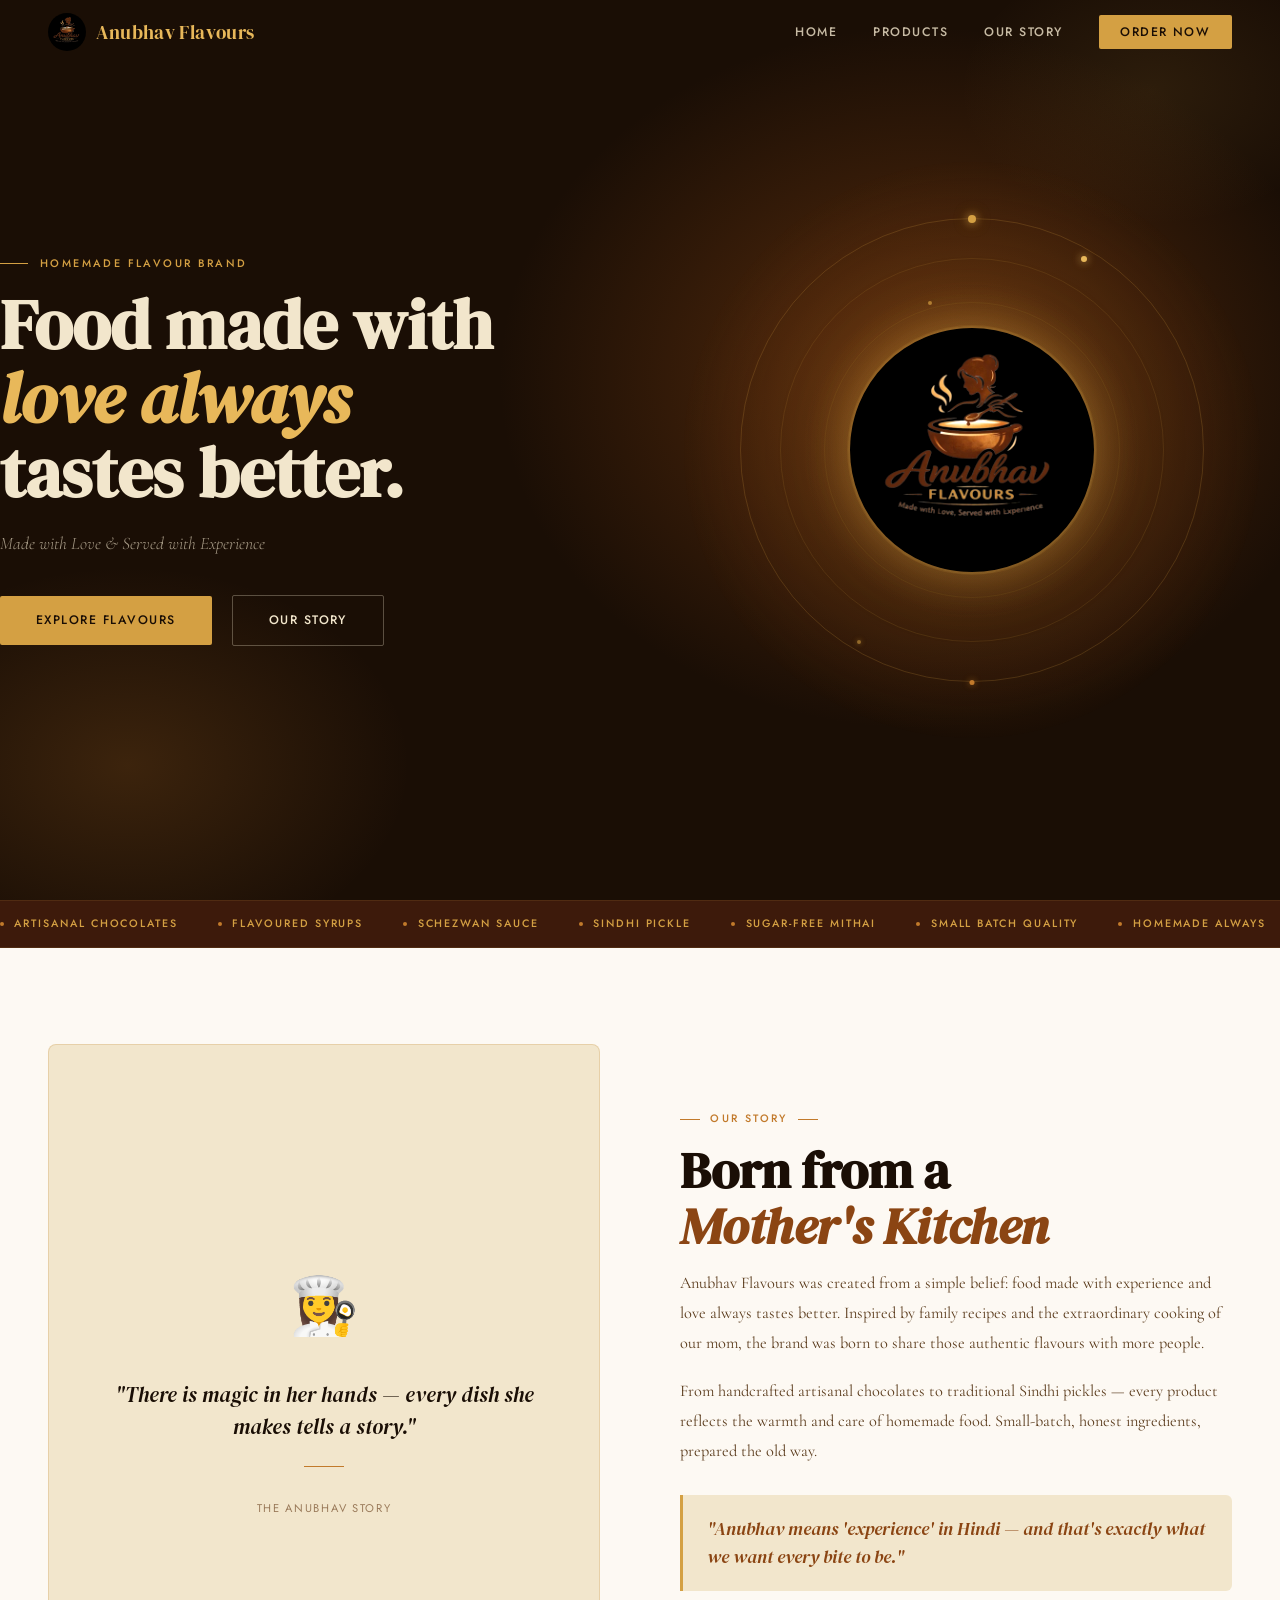
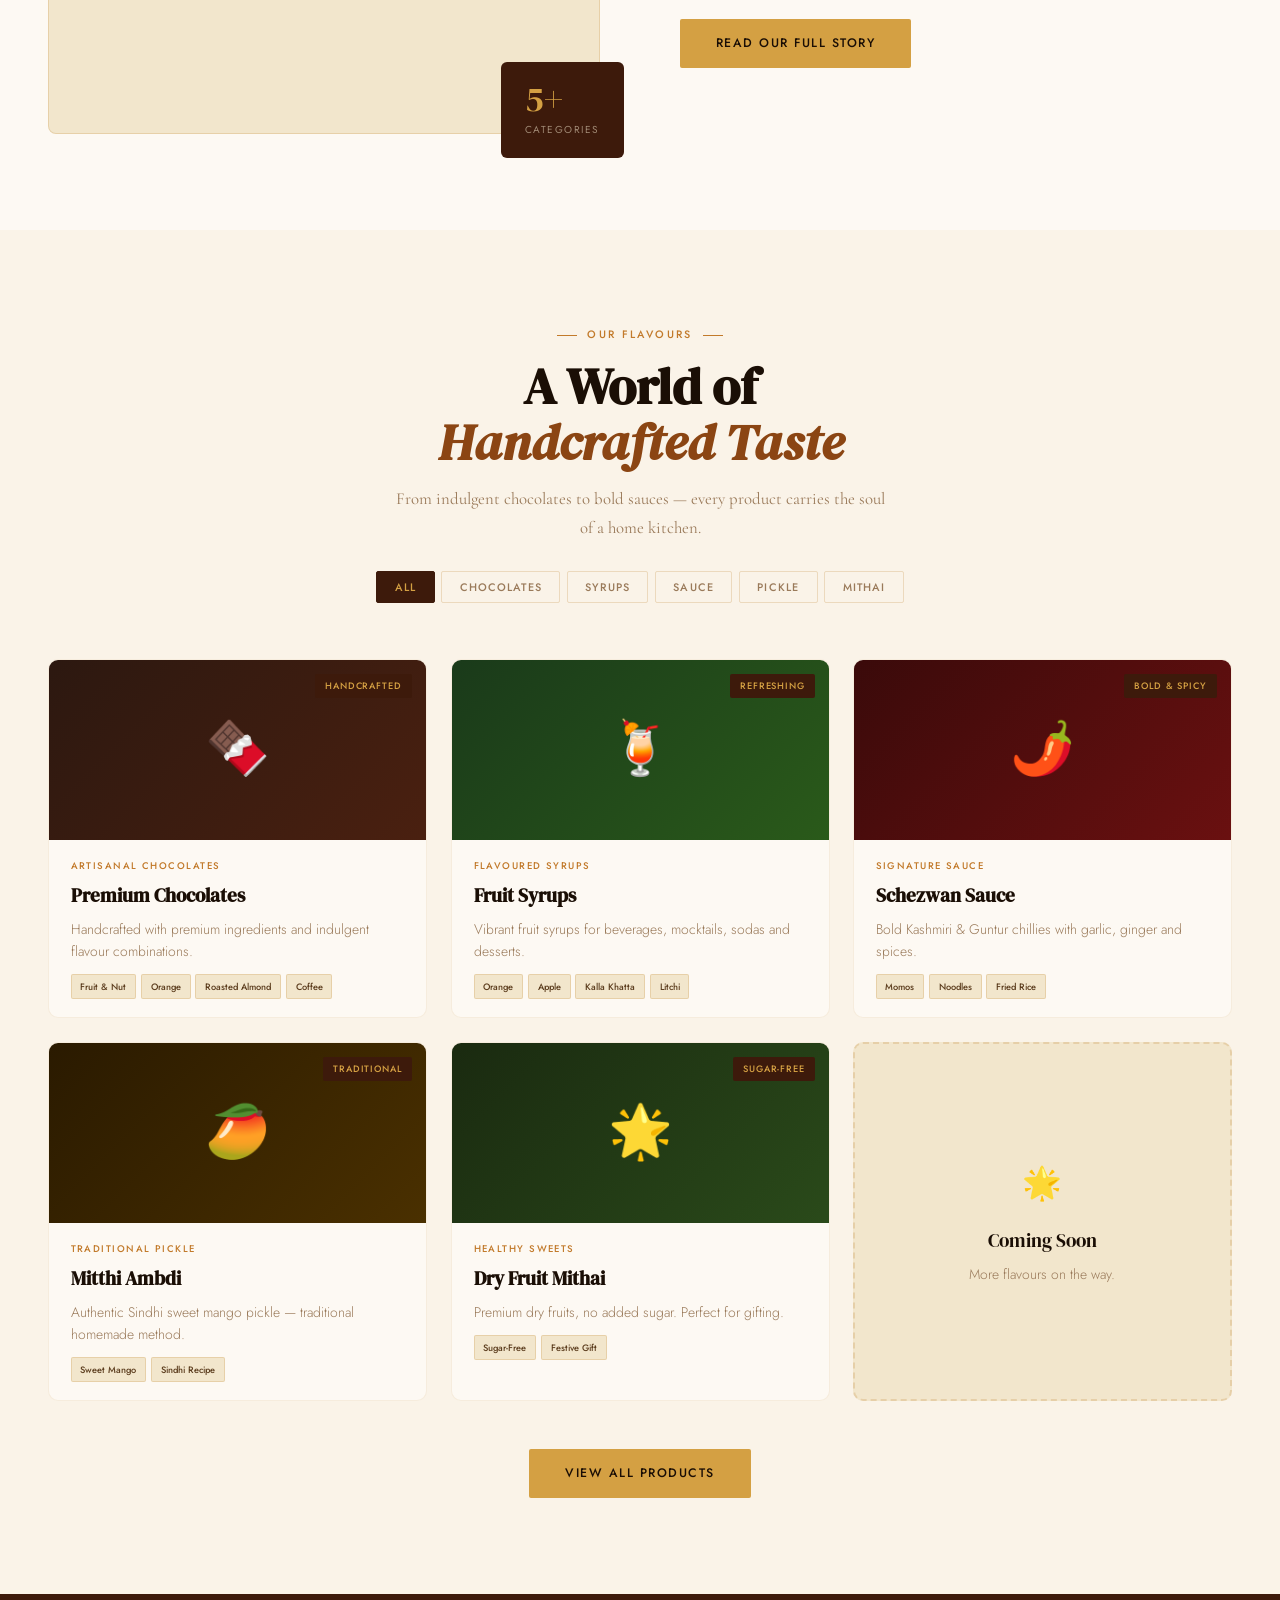
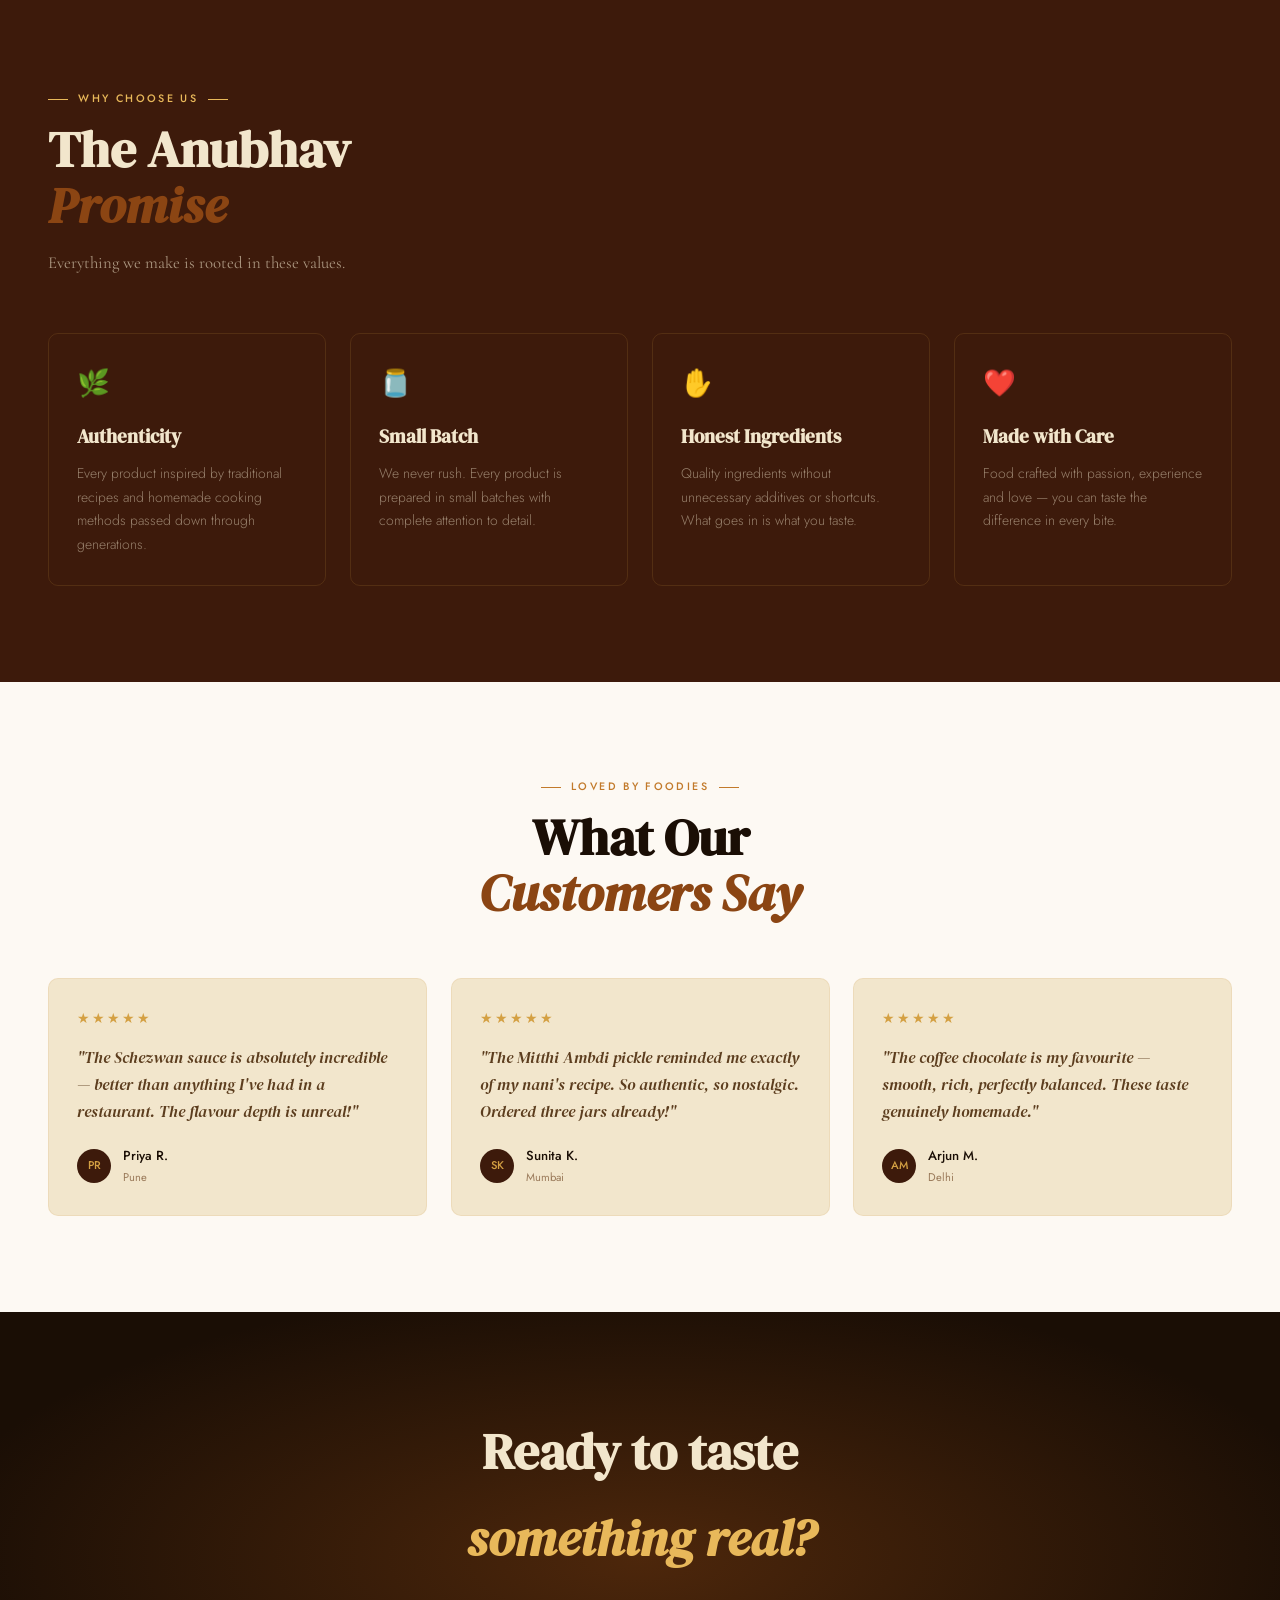
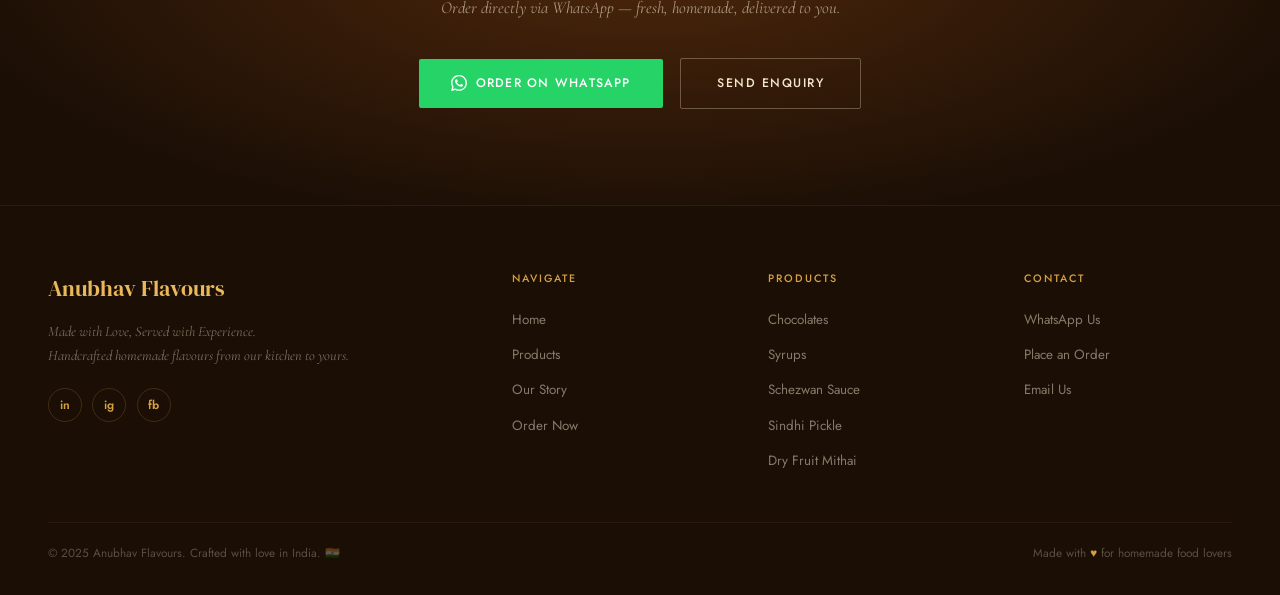
<file: index.html>
<!DOCTYPE html>
<html lang="en">
<head>
  <meta charset="UTF-8">
  <meta name="viewport" content="width=device-width, initial-scale=1.0">
  <title>Anubhav Flavours — Made with Love, Served with Experience</title>
  <meta name="description" content="Anubhav Flavours is a homegrown Indian food brand creating authentic, small-batch flavour experiences — artisanal chocolates, syrups, Schezwan sauce, Sindhi pickles & sugar-free mithai.">
  <meta property="og:title" content="Anubhav Flavours — Made with Love, Served with Experience">
  <meta property="og:description" content="Handcrafted homemade flavours from our kitchen to yours.">
  <meta name="theme-color" content="#1A0E05">
  <link rel="stylesheet" href="css/style.css">
  <link rel="icon" type="image/png" href="images/logo-dark.png">
</head>
<body>

<!-- ── DESKTOP NAV ── -->
<nav id="mainNav">
  <a href="/" class="nav-logo">
    <img src="images/logo-dark.png" alt="Anubhav Flavours" class="nav-logo-img">
    <span class="nav-logo-text">Anubhav Flavours</span>
  </a>
  <ul class="nav-links">
    <li><a href="/">Home</a></li>
    <li><a href="/pages/products">Products</a></li>
    <li><a href="/pages/about">Our Story</a></li>
    <li><a href="/pages/contact" class="nav-cta">Order Now</a></li>
  </ul>
  <button class="nav-hamburger" id="hamburger" aria-label="Menu"><span></span><span></span><span></span></button>
</nav>


<!-- ── FULL-SCREEN MOBILE DRAWER ── -->
<div class="mobile-drawer" id="mobileDrawer">
  <div class="drawer-overlay" id="drawerOverlay"></div>
  <div class="drawer-panel">
    <span class="drawer-brand-name">Anubhav Flavours</span>
    <button class="drawer-close" id="drawerClose" aria-label="Close menu">✕</button>
    <nav class="drawer-nav">
    <a href="/" class="active-page">Home</a>
    <a href="/pages/products">Products</a>
    <a href="/pages/about">Our Story</a>
    <a href="/pages/contact">Order Now</a>
    </nav>
    <div class="drawer-divider"></div>
    <a href="https://wa.me/919999999999" class="drawer-wa-btn" target="_blank">
      <svg width="14" height="14" viewBox="0 0 24 24" fill="currentColor"><path d="M17.472 14.382c-.297-.149-1.758-.867-2.03-.967-.273-.099-.471-.148-.67.15-.197.297-.767.966-.94 1.164-.173.199-.347.223-.644.075-.297-.15-1.255-.463-2.39-1.475-.883-.788-1.48-1.761-1.653-2.059-.173-.297-.018-.458.13-.606.134-.133.298-.347.446-.52.149-.174.198-.298.298-.497.099-.198.05-.371-.025-.52-.075-.149-.669-1.612-.916-2.207-.242-.579-.487-.5-.669-.51-.173-.008-.371-.01-.57-.01-.198 0-.52.074-.792.372-.272.297-1.04 1.016-1.04 2.479 0 1.462 1.065 2.875 1.213 3.074.149.198 2.096 3.2 5.077 4.487.709.306 1.262.489 1.694.625.712.227 1.36.195 1.871.118.571-.085 1.758-.719 2.006-1.413.248-.694.248-1.289.173-1.413-.074-.124-.272-.198-.57-.347m-5.421 7.403h-.004a9.87 9.87 0 01-5.031-1.378l-.361-.214-3.741.982.998-3.648-.235-.374a9.86 9.86 0 01-1.51-5.26c.001-5.45 4.436-9.884 9.888-9.884 2.64 0 5.122 1.03 6.988 2.898a9.825 9.825 0 012.893 6.994c-.003 5.45-4.437 9.884-9.885 9.884m8.413-18.297A11.815 11.815 0 0012.05 0C5.495 0 .16 5.335.157 11.892c0 2.096.547 4.142 1.588 5.945L.057 24l6.305-1.654a11.882 11.882 0 005.683 1.448h.005c6.554 0 11.89-5.335 11.893-11.893a11.821 11.821 0 00-3.48-8.413Z"/></svg>
      WhatsApp Us
    </a>
  </div>
</div>

<!-- ── HERO ── -->
<section class="hero">
  <div class="hero-bg"></div>

  <!-- Floating spice particles -->
  <div class="hero-particles" aria-hidden="true">
    <div class="particle" style="width:3px;height:3px;left:15%;top:70%;--d:9s;--dl:0s"></div>
    <div class="particle" style="width:4px;height:4px;left:25%;top:80%;--d:7s;--dl:1.5s"></div>
    <div class="particle" style="width:2px;height:2px;left:40%;top:75%;--d:11s;--dl:0.8s"></div>
    <div class="particle" style="width:5px;height:5px;left:55%;top:85%;--d:8s;--dl:2s"></div>
    <div class="particle" style="width:3px;height:3px;left:70%;top:72%;--d:10s;--dl:0.3s"></div>
    <div class="particle" style="width:2px;height:2px;left:80%;top:78%;--d:7.5s;--dl:1s"></div>
    <div class="particle" style="width:4px;height:4px;left:88%;top:68%;--d:9.5s;--dl:2.5s"></div>
  </div>

  <div class="hero-content">
    <!-- Text side -->
    <div class="hero-text">
      <p class="hero-eyebrow">Homemade Flavour Brand</p>
      <h1 class="hero-title">
        Food made with<br>
        <em>love always</em><br>
        tastes better.
      </h1>
      <p class="hero-tagline">Made with Love &amp; Served with Experience</p>

      <!-- Logo — shown inline on mobile between tagline and buttons -->
      <div class="hero-image-side hero-image-mobile">
        <div class="hero-logo-stage">
          <div class="logo-halo"></div>
          <div class="orbit orbit-1"></div>
          <div class="orbit orbit-2"></div>
          <div class="orbit orbit-3"></div>
          <div class="hero-logo-circle">
            <img src="images/logo-dark.png" alt="Anubhav Flavours" class="hero-logo-img">
          </div>
        </div>
      </div>

      <div class="hero-actions">
        <a href="/pages/products" class="btn-primary">Explore Flavours</a>
        <a href="/pages/about" class="btn-outline">Our Story</a>
      </div>
    </div>

    <!-- Logo side — desktop only -->
    <div class="hero-image-side hero-image-desktop">
      <div class="hero-logo-stage">
        <div class="logo-halo"></div>
        <div class="orbit orbit-1"></div>
        <div class="orbit orbit-2"></div>
        <div class="orbit orbit-3"></div>
        <div class="hero-logo-circle">
          <img src="images/logo-dark.png" alt="Anubhav Flavours" class="hero-logo-img">
        </div>
      </div>
    </div>
  </div>


</section>

<!-- ── MARQUEE STRIP ── -->
<div class="flavour-strip">
  <div class="marquee-inner" id="marqueeStrip">
    <span class="strip-item"><span class="strip-dot"></span>Artisanal Chocolates</span>
    <span class="strip-item"><span class="strip-dot"></span>Flavoured Syrups</span>
    <span class="strip-item"><span class="strip-dot"></span>Schezwan Sauce</span>
    <span class="strip-item"><span class="strip-dot"></span>Sindhi Pickle</span>
    <span class="strip-item"><span class="strip-dot"></span>Sugar-Free Mithai</span>
    <span class="strip-item"><span class="strip-dot"></span>Small Batch Quality</span>
    <span class="strip-item"><span class="strip-dot"></span>Homemade Always</span>
    <span class="strip-item"><span class="strip-dot"></span>Traditional Recipes</span>
  </div>
</div>

<!-- ── STORY SECTION ── -->
<section class="story-section">
  <div class="container">
    <div class="story-grid">
      <div class="story-visual reveal">
        <div class="story-frame">
          <div class="story-icon">👩‍🍳</div>
          <p class="story-frame-text">"There is magic in her hands — every dish she makes tells a story."</p>
          <div style="width:40px;height:1px;background:var(--amber);margin:0 auto"></div>
          <p style="font-family:var(--font-ui);font-size:.7rem;letter-spacing:.15em;text-transform:uppercase;color:var(--text-muted);margin-top:.5rem">The Anubhav Story</p>
        </div>
        <div class="story-accent-box">
          <div class="story-accent-num">5+</div>
          <div class="story-accent-label">Categories</div>
        </div>
      </div>
      <div class="story-text">
        <p class="section-eyebrow reveal" style="justify-content:flex-start">Our Story</p>
        <h2 class="section-title reveal reveal-delay-1">Born from a<br><em>Mother's Kitchen</em></h2>
        <p class="story-body reveal reveal-delay-2">Anubhav Flavours was created from a simple belief: food made with experience and love always tastes better. Inspired by family recipes and the extraordinary cooking of our mom, the brand was born to share those authentic flavours with more people.</p>
        <p class="story-body reveal reveal-delay-2">From handcrafted artisanal chocolates to traditional Sindhi pickles — every product reflects the warmth and care of homemade food. Small-batch, honest ingredients, prepared the old way.</p>
        <div class="story-quote reveal reveal-delay-3">
          <p>"Anubhav means 'experience' in Hindi — and that's exactly what we want every bite to be."</p>
        </div>
        <a href="/pages/about" class="btn-primary reveal reveal-delay-4">Read Our Full Story</a>
      </div>
    </div>
  </div>
</section>

<!-- ── PRODUCTS SECTION ── -->
<section class="products-section">
  <div class="container">
    <div class="products-header">
      <p class="section-eyebrow reveal">Our Flavours</p>
      <h2 class="section-title reveal reveal-delay-1">A World of<br><em>Handcrafted Taste</em></h2>
      <p class="section-sub reveal reveal-delay-2">From indulgent chocolates to bold sauces — every product carries the soul of a home kitchen.</p>
      <div class="product-filter reveal reveal-delay-3">
        <button class="filter-btn active" data-category="all">All</button>
        <button class="filter-btn" data-category="chocolate">Chocolates</button>
        <button class="filter-btn" data-category="syrup">Syrups</button>
        <button class="filter-btn" data-category="sauce">Sauce</button>
        <button class="filter-btn" data-category="pickle">Pickle</button>
        <button class="filter-btn" data-category="mithai">Mithai</button>
      </div>
    </div>
    <div class="products-grid">
      <div class="product-card reveal" data-category="chocolate">
        <div class="product-card-img" style="background:linear-gradient(135deg,#2C1810,#4A2010)">
          <span class="product-emoji">🍫</span>
          <span class="product-tag">Handcrafted</span>
        </div>
        <div class="product-card-body">
          <p class="product-category">Artisanal Chocolates</p>
          <h3 class="product-name">Premium Chocolates</h3>
          <p class="product-desc">Handcrafted with premium ingredients and indulgent flavour combinations.</p>
          <div class="product-variants">
            <span class="variant-chip">Fruit &amp; Nut</span>
            <span class="variant-chip">Orange</span>
            <span class="variant-chip">Roasted Almond</span>
            <span class="variant-chip">Coffee</span>
          </div>
        </div>
      </div>
      <div class="product-card reveal reveal-delay-1" data-category="syrup">
        <div class="product-card-img" style="background:linear-gradient(135deg,#1A3A1A,#2A5A1A)">
          <span class="product-emoji">🍹</span>
          <span class="product-tag">Refreshing</span>
        </div>
        <div class="product-card-body">
          <p class="product-category">Flavoured Syrups</p>
          <h3 class="product-name">Fruit Syrups</h3>
          <p class="product-desc">Vibrant fruit syrups for beverages, mocktails, sodas and desserts.</p>
          <div class="product-variants">
            <span class="variant-chip">Orange</span>
            <span class="variant-chip">Apple</span>
            <span class="variant-chip">Kalla Khatta</span>
            <span class="variant-chip">Litchi</span>
          </div>
        </div>
      </div>
      <div class="product-card reveal reveal-delay-2" data-category="sauce">
        <div class="product-card-img" style="background:linear-gradient(135deg,#3A0A0A,#6A1010)">
          <span class="product-emoji">🌶️</span>
          <span class="product-tag">Bold &amp; Spicy</span>
        </div>
        <div class="product-card-body">
          <p class="product-category">Signature Sauce</p>
          <h3 class="product-name">Schezwan Sauce</h3>
          <p class="product-desc">Bold Kashmiri &amp; Guntur chillies with garlic, ginger and spices.</p>
          <div class="product-variants">
            <span class="variant-chip">Momos</span>
            <span class="variant-chip">Noodles</span>
            <span class="variant-chip">Fried Rice</span>
          </div>
        </div>
      </div>
      <div class="product-card reveal reveal-delay-1" data-category="pickle">
        <div class="product-card-img" style="background:linear-gradient(135deg,#2A1A00,#4A3000)">
          <span class="product-emoji">🥭</span>
          <span class="product-tag">Traditional</span>
        </div>
        <div class="product-card-body">
          <p class="product-category">Traditional Pickle</p>
          <h3 class="product-name">Mitthi Ambdi</h3>
          <p class="product-desc">Authentic Sindhi sweet mango pickle — traditional homemade method.</p>
          <div class="product-variants">
            <span class="variant-chip">Sweet Mango</span>
            <span class="variant-chip">Sindhi Recipe</span>
          </div>
        </div>
      </div>
      <div class="product-card reveal reveal-delay-2" data-category="mithai">
        <div class="product-card-img" style="background:linear-gradient(135deg,#1A2A10,#2A4A1A)">
          <span class="product-emoji">🌟</span>
          <span class="product-tag">Sugar-Free</span>
        </div>
        <div class="product-card-body">
          <p class="product-category">Healthy Sweets</p>
          <h3 class="product-name">Dry Fruit Mithai</h3>
          <p class="product-desc">Premium dry fruits, no added sugar. Perfect for gifting.</p>
          <div class="product-variants">
            <span class="variant-chip">Sugar-Free</span>
            <span class="variant-chip">Festive Gift</span>
          </div>
        </div>
      </div>
      <div class="product-card reveal reveal-delay-3" style="display:flex;align-items:center;justify-content:center;min-height:240px;background:var(--parchment);border:2px dashed var(--border-warm)">
        <div style="text-align:center;padding:2rem">
          <p style="font-size:2rem;margin-bottom:.75rem">🌟</p>
          <p class="product-name" style="margin-bottom:.4rem">Coming Soon</p>
          <p class="product-desc" style="display:block">More flavours on the way.</p>
        </div>
      </div>
    </div>
    <div style="text-align:center;margin-top:3rem" class="reveal">
      <a href="/pages/products" class="btn-primary">View All Products</a>
    </div>
  </div>
</section>

<!-- ── VALUES ── -->
<section class="values-section">
  <div class="container">
    <div class="values-header">
      <p class="section-eyebrow reveal">Why Choose Us</p>
      <h2 class="section-title reveal reveal-delay-1">The Anubhav<br><em>Promise</em></h2>
      <p class="section-sub reveal reveal-delay-2">Everything we make is rooted in these values.</p>
    </div>
    <div class="values-grid">
      <div class="value-card reveal">
        <div class="value-icon">🌿</div>
        <h3 class="value-title">Authenticity</h3>
        <p class="value-text">Every product inspired by traditional recipes and homemade cooking methods passed down through generations.</p>
      </div>
      <div class="value-card reveal reveal-delay-1">
        <div class="value-icon">🫙</div>
        <h3 class="value-title">Small Batch</h3>
        <p class="value-text">We never rush. Every product is prepared in small batches with complete attention to detail.</p>
      </div>
      <div class="value-card reveal reveal-delay-2">
        <div class="value-icon">✋</div>
        <h3 class="value-title">Honest Ingredients</h3>
        <p class="value-text">Quality ingredients without unnecessary additives or shortcuts. What goes in is what you taste.</p>
      </div>
      <div class="value-card reveal reveal-delay-3">
        <div class="value-icon">❤️</div>
        <h3 class="value-title">Made with Care</h3>
        <p class="value-text">Food crafted with passion, experience and love — you can taste the difference in every bite.</p>
      </div>
    </div>
  </div>
</section>

<!-- ── TESTIMONIALS ── -->
<section class="testimonials-section">
  <div class="container">
    <div class="testimonials-header">
      <p class="section-eyebrow reveal">Loved by Foodies</p>
      <h2 class="section-title reveal reveal-delay-1">What Our<br><em>Customers Say</em></h2>
    </div>
    <div class="testimonials-grid">
      <div class="testimonial-card reveal">
        <div class="testimonial-stars">★★★★★</div>
        <p class="testimonial-text">"The Schezwan sauce is absolutely incredible — better than anything I've had in a restaurant. The flavour depth is unreal!"</p>
        <div class="testimonial-author">
          <div class="testimonial-avatar">PR</div>
          <div><p class="testimonial-name">Priya R.</p><p class="testimonial-location">Pune</p></div>
        </div>
      </div>
      <div class="testimonial-card reveal reveal-delay-1">
        <div class="testimonial-stars">★★★★★</div>
        <p class="testimonial-text">"The Mitthi Ambdi pickle reminded me exactly of my nani's recipe. So authentic, so nostalgic. Ordered three jars already!"</p>
        <div class="testimonial-author">
          <div class="testimonial-avatar">SK</div>
          <div><p class="testimonial-name">Sunita K.</p><p class="testimonial-location">Mumbai</p></div>
        </div>
      </div>
      <div class="testimonial-card reveal reveal-delay-2">
        <div class="testimonial-stars">★★★★★</div>
        <p class="testimonial-text">"The coffee chocolate is my favourite — smooth, rich, perfectly balanced. These taste genuinely homemade."</p>
        <div class="testimonial-author">
          <div class="testimonial-avatar">AM</div>
          <div><p class="testimonial-name">Arjun M.</p><p class="testimonial-location">Delhi</p></div>
        </div>
      </div>
    </div>
  </div>
</section>

<!-- ── CTA ── -->
<section class="cta-section">
  <div class="container">
    <div class="cta-content">
      <h2 class="cta-title reveal">Ready to taste<br><em>something real?</em></h2>
      <p class="cta-sub reveal reveal-delay-1">Order directly via WhatsApp — fresh, homemade, delivered to you.</p>
      <div class="cta-actions reveal reveal-delay-2">
        <a href="https://wa.me/919999999999?text=Hi%20Anubhav%20Flavours!%20I%20would%20like%20to%20place%20an%20order." class="whatsapp-btn" target="_blank">
          <svg width="16" height="16" viewBox="0 0 24 24" fill="currentColor"><path d="M17.472 14.382c-.297-.149-1.758-.867-2.03-.967-.273-.099-.471-.148-.67.15-.197.297-.767.966-.94 1.164-.173.199-.347.223-.644.075-.297-.15-1.255-.463-2.39-1.475-.883-.788-1.48-1.761-1.653-2.059-.173-.297-.018-.458.13-.606.134-.133.298-.347.446-.52.149-.174.198-.298.298-.497.099-.198.05-.371-.025-.52-.075-.149-.669-1.612-.916-2.207-.242-.579-.487-.5-.669-.51-.173-.008-.371-.01-.57-.01-.198 0-.52.074-.792.372-.272.297-1.04 1.016-1.04 2.479 0 1.462 1.065 2.875 1.213 3.074.149.198 2.096 3.2 5.077 4.487.709.306 1.262.489 1.694.625.712.227 1.36.195 1.871.118.571-.085 1.758-.719 2.006-1.413.248-.694.248-1.289.173-1.413-.074-.124-.272-.198-.57-.347m-5.421 7.403h-.004a9.87 9.87 0 01-5.031-1.378l-.361-.214-3.741.982.998-3.648-.235-.374a9.86 9.86 0 01-1.51-5.26c.001-5.45 4.436-9.884 9.888-9.884 2.64 0 5.122 1.03 6.988 2.898a9.825 9.825 0 012.893 6.994c-.003 5.45-4.437 9.884-9.885 9.884m8.413-18.297A11.815 11.815 0 0012.05 0C5.495 0 .16 5.335.157 11.892c0 2.096.547 4.142 1.588 5.945L.057 24l6.305-1.654a11.882 11.882 0 005.683 1.448h.005c6.554 0 11.89-5.335 11.893-11.893a11.821 11.821 0 00-3.48-8.413Z"/></svg>
          Order on WhatsApp
        </a>
        <a href="/pages/contact" class="btn-outline">Send Enquiry</a>
      </div>
    </div>
  </div>
</section>

<!-- ── FOOTER ── -->
<footer>
  <div class="container">
    <div class="footer-grid">
      <div>
        <div class="footer-brand-name">Anubhav Flavours</div>
        <p class="footer-tagline">Made with Love, Served with Experience.<br>Handcrafted homemade flavours from our kitchen to yours.</p>
        <div class="footer-social">
          <a href="#" class="social-link">in</a>
          <a href="#" class="social-link">ig</a>
          <a href="#" class="social-link">fb</a>
        </div>
      </div>
      <div>
        <p class="footer-col-title">Navigate</p>
        <ul class="footer-links">
          <li><a href="/">Home</a></li>
          <li><a href="/pages/products">Products</a></li>
          <li><a href="/pages/about">Our Story</a></li>
          <li><a href="/pages/contact">Order Now</a></li>
        </ul>
      </div>
      <div>
        <p class="footer-col-title">Products</p>
        <ul class="footer-links">
          <li><a href="/pages/products">Chocolates</a></li>
          <li><a href="/pages/products">Syrups</a></li>
          <li><a href="/pages/products">Schezwan Sauce</a></li>
          <li><a href="/pages/products">Sindhi Pickle</a></li>
          <li><a href="/pages/products">Dry Fruit Mithai</a></li>
        </ul>
      </div>
      <div>
        <p class="footer-col-title">Contact</p>
        <ul class="footer-links">
          <li><a href="https://wa.me/919999999999">WhatsApp Us</a></li>
          <li><a href="/pages/contact">Place an Order</a></li>
          <li><a href="/cdn-cgi/l/email-protection#5a323f3636351a3b342f38323b2c3c363b2c352f282974393537">Email Us</a></li>
        </ul>
      </div>
    </div>
    <div class="footer-bottom">
      <p class="footer-copy">© 2025 Anubhav Flavours. Crafted with love in India. 🇮🇳</p>
      <p class="footer-copy">Made with <span style="color:var(--gold)">♥</span> for homemade food lovers</p>
    </div>
  </div>
</footer>
<script>
(function(){
  // ── NAV SCROLL ──
  const nav = document.getElementById('mainNav');
  window.addEventListener('scroll',()=>nav.classList.toggle('scrolled',window.scrollY>40));

  // ── DRAWER ──
  const hamburger    = document.getElementById('hamburger');
  const drawer       = document.getElementById('mobileDrawer');
  const drawerClose  = document.getElementById('drawerClose');
  const overlay      = document.getElementById('drawerOverlay');

  function openDrawer(){
    drawer.classList.add('open');
    hamburger.classList.add('open');
    document.body.style.overflow='hidden';
  }
  function closeDrawer(){
    drawer.classList.remove('open');
    hamburger.classList.remove('open');
    document.body.style.overflow='';
  }
  if(hamburger)   hamburger.addEventListener('click', openDrawer);
  if(drawerClose) drawerClose.addEventListener('click', closeDrawer);
  if(overlay)     overlay.addEventListener('click', closeDrawer);
  document.addEventListener('keydown',e=>{ if(e.key==='Escape') closeDrawer(); });
  if(drawer) drawer.querySelectorAll('.drawer-nav a').forEach(a=>a.addEventListener('click',closeDrawer));

  // ── MARQUEE LOOP ──
  const strip = document.getElementById('marqueeStrip');
  if(strip) strip.innerHTML += strip.innerHTML;

  // ── PRODUCT FILTER ──
  document.querySelectorAll('.filter-btn').forEach(btn=>{
    btn.addEventListener('click',()=>{
      document.querySelectorAll('.filter-btn').forEach(b=>b.classList.remove('active'));
      btn.classList.add('active');
      const cat = btn.dataset.category;
      document.querySelectorAll('.product-card').forEach(card=>{
        card.style.display = (cat==='all'||card.dataset.category===cat)?'':'none';
      });
    });
  });

  // ── SCROLL REVEAL ──
  const revealIO = new IntersectionObserver(entries=>{
    entries.forEach(e=>{
      if(e.isIntersecting){ e.target.classList.add('visible'); revealIO.unobserve(e.target); }
    });
  },{threshold:.08, rootMargin:'0px 0px -40px 0px'});
  document.querySelectorAll('.reveal').forEach(el=>revealIO.observe(el));
})();
</script>
</body>
</html>
</file>
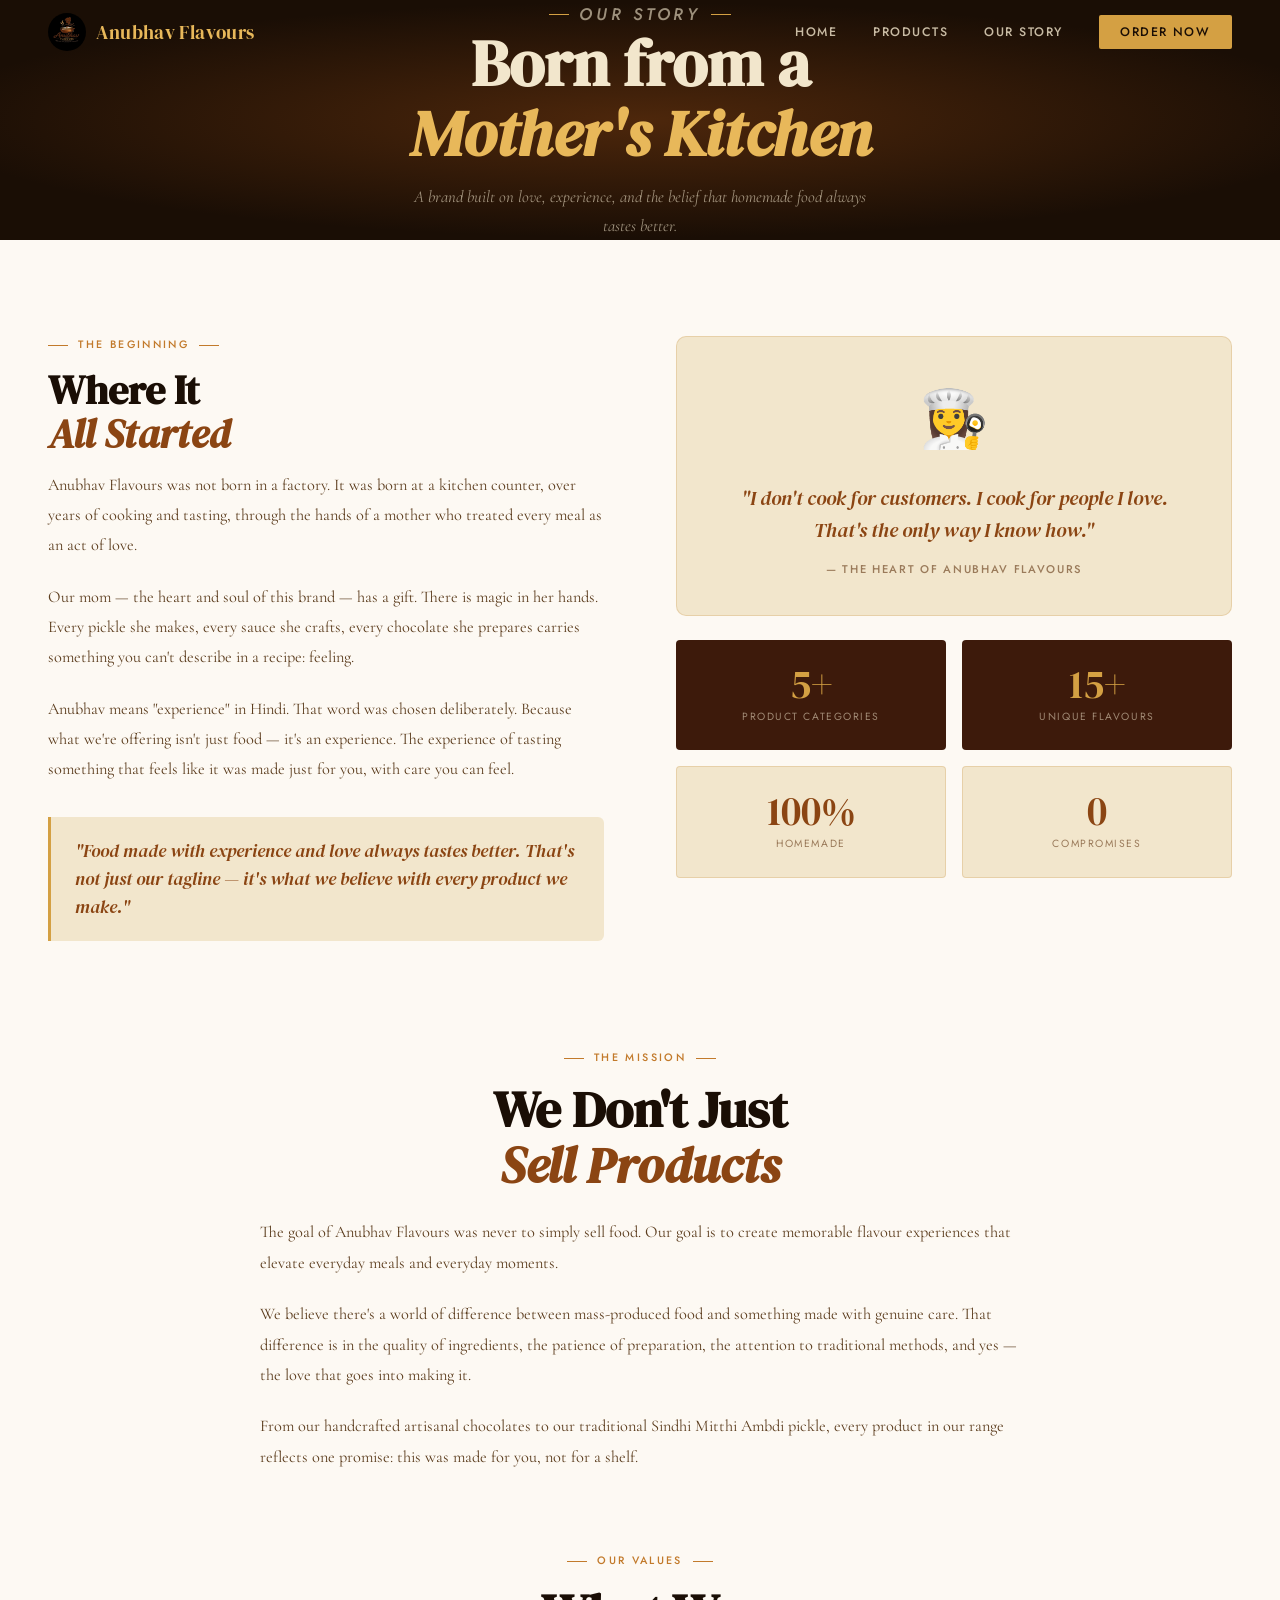
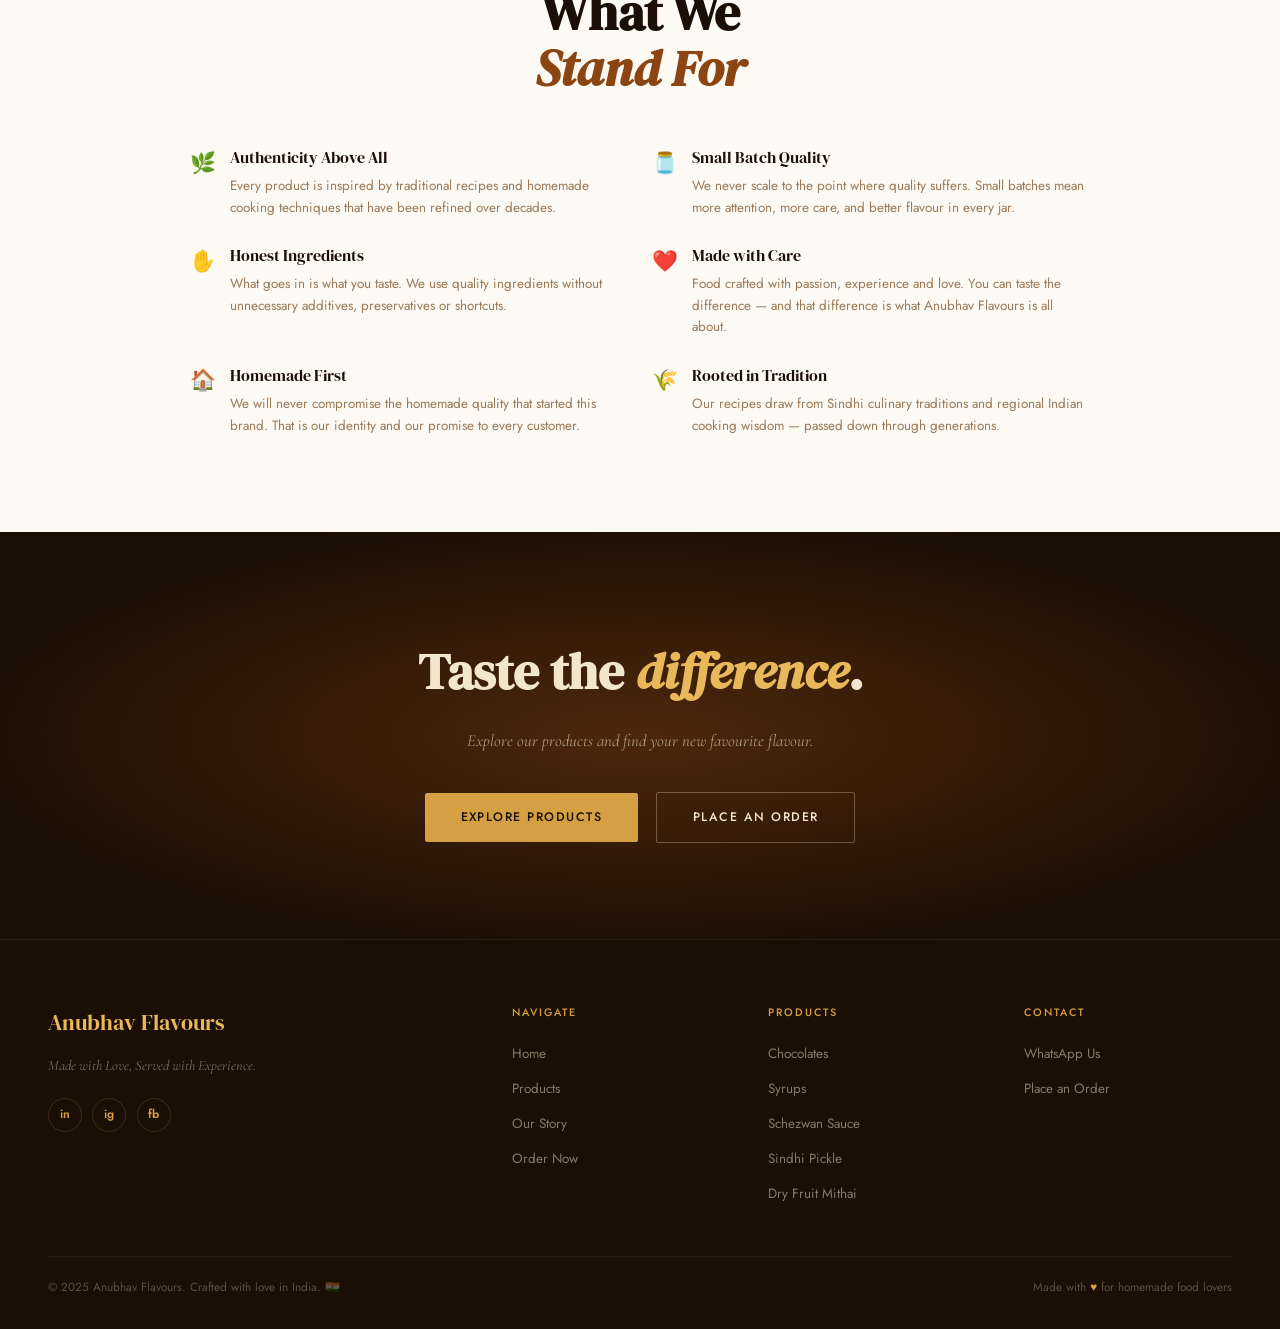
<file: pages/about.html>
<!DOCTYPE html>
<html lang="en">
<head>
  <meta charset="UTF-8">
  <meta name="viewport" content="width=device-width, initial-scale=1.0">
  <title>Our Story — Anubhav Flavours</title>
  <meta name="description" content="The story behind Anubhav Flavours — a brand born from a mother's kitchen, inspired by tradition, and crafted with love.">
  <link rel="stylesheet" href="../css/style.css">
  <link rel="icon" type="image/png" href="../images/logo-dark.png">
</head>
<body>

  <!-- NAV -->
  <nav id="mainNav">
    <a href="/" class="nav-logo"><img src="../images/logo-dark.png" alt="" class="nav-logo-img"><span class="nav-logo-text">Anubhav Flavours</span>
    </a>
    <ul class="nav-links">
      <li><a href="/">Home</a></li>
      <li><a href="/pages/products">Products</a></li>
      <li><a href="/pages/about">Our Story</a></li>
      <li><a href="/pages/contact" class="nav-cta">Order Now</a></li>
    </ul>
    <button class="nav-hamburger" id="hamburger" aria-label="Menu"><span></span><span></span><span></span></button>
  </nav>

<!-- ── FULL-SCREEN MOBILE DRAWER ── -->
<div class="mobile-drawer" id="mobileDrawer">
  <div class="drawer-overlay" id="drawerOverlay"></div>
  <div class="drawer-panel">
    <span class="drawer-brand-name">Anubhav Flavours</span>
    <button class="drawer-close" id="drawerClose" aria-label="Close menu">✕</button>
    <nav class="drawer-nav">
    <a href="/">Home</a>
    <a href="/pages/products">Products</a>
    <a href="/pages/about" class="active-page">Our Story</a>
    <a href="/pages/contact">Order Now</a>
    </nav>
    <div class="drawer-divider"></div>
    <a href="https://wa.me/919999999999" class="drawer-wa-btn" target="_blank">
      <svg width="14" height="14" viewBox="0 0 24 24" fill="currentColor"><path d="M17.472 14.382c-.297-.149-1.758-.867-2.03-.967-.273-.099-.471-.148-.67.15-.197.297-.767.966-.94 1.164-.173.199-.347.223-.644.075-.297-.15-1.255-.463-2.39-1.475-.883-.788-1.48-1.761-1.653-2.059-.173-.297-.018-.458.13-.606.134-.133.298-.347.446-.52.149-.174.198-.298.298-.497.099-.198.05-.371-.025-.52-.075-.149-.669-1.612-.916-2.207-.242-.579-.487-.5-.669-.51-.173-.008-.371-.01-.57-.01-.198 0-.52.074-.792.372-.272.297-1.04 1.016-1.04 2.479 0 1.462 1.065 2.875 1.213 3.074.149.198 2.096 3.2 5.077 4.487.709.306 1.262.489 1.694.625.712.227 1.36.195 1.871.118.571-.085 1.758-.719 2.006-1.413.248-.694.248-1.289.173-1.413-.074-.124-.272-.198-.57-.347m-5.421 7.403h-.004a9.87 9.87 0 01-5.031-1.378l-.361-.214-3.741.982.998-3.648-.235-.374a9.86 9.86 0 01-1.51-5.26c.001-5.45 4.436-9.884 9.888-9.884 2.64 0 5.122 1.03 6.988 2.898a9.825 9.825 0 012.893 6.994c-.003 5.45-4.437 9.884-9.885 9.884m8.413-18.297A11.815 11.815 0 0012.05 0C5.495 0 .16 5.335.157 11.892c0 2.096.547 4.142 1.588 5.945L.057 24l6.305-1.654a11.882 11.882 0 005.683 1.448h.005c6.554 0 11.89-5.335 11.893-11.893a11.821 11.821 0 00-3.48-8.413Z"/></svg>
      WhatsApp Us
    </a>
  </div>
</div>

<!-- PAGE HERO -->
  <div class="page-hero">
    <div class="container page-hero-content">
      <p class="page-hero-eyebrow">Our Story</p>
      <h1>Born from a<br><em>Mother's Kitchen</em></h1>
      <p>A brand built on love, experience, and the belief that homemade food always tastes better.</p>
    </div>
  </div>

  <!-- ABOUT SECTION -->
  <section class="about-section">
    <div class="container">

      <!-- STORY GRID -->
      <div class="about-story-grid">
        <div>
          <p class="section-eyebrow reveal" style="justify-content:flex-start;">The Beginning</p>
          <h2 class="section-title reveal reveal-delay-1" style="font-size:2.5rem;">Where It<br><em>All Started</em></h2>
          <p class="about-body reveal reveal-delay-2">
            Anubhav Flavours was not born in a factory. It was born at a kitchen counter, over years of cooking and tasting, through the hands of a mother who treated every meal as an act of love.
          </p>
          <p class="about-body reveal reveal-delay-2">
            Our mom — the heart and soul of this brand — has a gift. There is magic in her hands. Every pickle she makes, every sauce she crafts, every chocolate she prepares carries something you can't describe in a recipe: feeling.
          </p>
          <p class="about-body reveal reveal-delay-3">
            Anubhav means "experience" in Hindi. That word was chosen deliberately. Because what we're offering isn't just food — it's an experience. The experience of tasting something that feels like it was made just for you, with care you can feel.
          </p>

          <div class="story-quote reveal reveal-delay-3" style="margin-top:2rem;">
            <p>"Food made with experience and love always tastes better. That's not just our tagline — it's what we believe with every product we make."</p>
          </div>
        </div>

        <div class="reveal">
          <div class="about-mom-card">
            <div class="about-mom-icon">👩‍🍳</div>
            <p class="about-mom-quote">"I don't cook for customers. I cook for people I love. That's the only way I know how."</p>
            <p class="about-mom-attr">— The Heart of Anubhav Flavours</p>
          </div>

          <!-- STATS -->
          <div style="display:grid;grid-template-columns:1fr 1fr;gap:1rem;margin-top:1.5rem;">
            <div style="background:var(--mahogany);border-radius:4px;padding:1.5rem;text-align:center;">
              <div style="font-family:var(--font-display);font-size:2.5rem;color:var(--gold);line-height:1;">5+</div>
              <div style="font-family:var(--font-ui);font-size:0.65rem;letter-spacing:0.15em;text-transform:uppercase;color:rgba(242,230,204,0.55);margin-top:0.25rem;">Product Categories</div>
            </div>
            <div style="background:var(--mahogany);border-radius:4px;padding:1.5rem;text-align:center;">
              <div style="font-family:var(--font-display);font-size:2.5rem;color:var(--gold);line-height:1;">15+</div>
              <div style="font-family:var(--font-ui);font-size:0.65rem;letter-spacing:0.15em;text-transform:uppercase;color:rgba(242,230,204,0.55);margin-top:0.25rem;">Unique Flavours</div>
            </div>
            <div style="background:var(--parchment);border:1px solid var(--border-warm);border-radius:4px;padding:1.5rem;text-align:center;">
              <div style="font-family:var(--font-display);font-size:2.5rem;color:var(--copper);line-height:1;">100%</div>
              <div style="font-family:var(--font-ui);font-size:0.65rem;letter-spacing:0.15em;text-transform:uppercase;color:var(--text-muted);margin-top:0.25rem;">Homemade</div>
            </div>
            <div style="background:var(--parchment);border:1px solid var(--border-warm);border-radius:4px;padding:1.5rem;text-align:center;">
              <div style="font-family:var(--font-display);font-size:2.5rem;color:var(--copper);line-height:1;">0</div>
              <div style="font-family:var(--font-ui);font-size:0.65rem;letter-spacing:0.15em;text-transform:uppercase;color:var(--text-muted);margin-top:0.25rem;">Compromises</div>
            </div>
          </div>
        </div>
      </div>

      <!-- BRAND STORY CONTINUATION -->
      <div style="max-width:760px;margin:0 auto 5rem;text-align:center;" class="reveal">
        <p class="section-eyebrow" style="justify-content:center;">The Mission</p>
        <h2 class="section-title reveal-delay-1" style="margin-bottom:1.5rem;">We Don't Just<br><em>Sell Products</em></h2>
        <p class="about-body" style="text-align:left;">
          The goal of Anubhav Flavours was never to simply sell food. Our goal is to create memorable flavour experiences that elevate everyday meals and everyday moments.
        </p>
        <p class="about-body" style="text-align:left;">
          We believe there's a world of difference between mass-produced food and something made with genuine care. That difference is in the quality of ingredients, the patience of preparation, the attention to traditional methods, and yes — the love that goes into making it.
        </p>
        <p class="about-body" style="text-align:left;">
          From our handcrafted artisanal chocolates to our traditional Sindhi Mitthi Ambdi pickle, every product in our range reflects one promise: this was made for you, not for a shelf.
        </p>
      </div>

      <!-- VALUES GRID -->
      <div>
        <div style="text-align:center;margin-bottom:3rem;" class="reveal">
          <p class="section-eyebrow" style="justify-content:center;">Our Values</p>
          <h2 class="section-title" style="margin-bottom:0;">What We<br><em>Stand For</em></h2>
        </div>
        <div class="values-list reveal reveal-delay-1" style="max-width:900px;margin:0 auto;">
          <div class="value-item">
            <div class="value-item-icon">🌿</div>
            <div>
              <p class="value-item-title">Authenticity Above All</p>
              <p class="value-item-text">Every product is inspired by traditional recipes and homemade cooking techniques that have been refined over decades.</p>
            </div>
          </div>
          <div class="value-item">
            <div class="value-item-icon">🫙</div>
            <div>
              <p class="value-item-title">Small Batch Quality</p>
              <p class="value-item-text">We never scale to the point where quality suffers. Small batches mean more attention, more care, and better flavour in every jar.</p>
            </div>
          </div>
          <div class="value-item">
            <div class="value-item-icon">✋</div>
            <div>
              <p class="value-item-title">Honest Ingredients</p>
              <p class="value-item-text">What goes in is what you taste. We use quality ingredients without unnecessary additives, preservatives or shortcuts.</p>
            </div>
          </div>
          <div class="value-item">
            <div class="value-item-icon">❤️</div>
            <div>
              <p class="value-item-title">Made with Care</p>
              <p class="value-item-text">Food crafted with passion, experience and love. You can taste the difference — and that difference is what Anubhav Flavours is all about.</p>
            </div>
          </div>
          <div class="value-item">
            <div class="value-item-icon">🏠</div>
            <div>
              <p class="value-item-title">Homemade First</p>
              <p class="value-item-text">We will never compromise the homemade quality that started this brand. That is our identity and our promise to every customer.</p>
            </div>
          </div>
          <div class="value-item">
            <div class="value-item-icon">🌾</div>
            <div>
              <p class="value-item-title">Rooted in Tradition</p>
              <p class="value-item-text">Our recipes draw from Sindhi culinary traditions and regional Indian cooking wisdom — passed down through generations.</p>
            </div>
          </div>
        </div>
      </div>

    </div>
  </section>

  <!-- CTA SECTION -->
  <section class="cta-section">
    <div class="container">
      <div class="cta-content">
        <h2 class="cta-title reveal">Taste the <em>difference</em>.</h2>
        <p class="cta-sub reveal reveal-delay-1">Explore our products and find your new favourite flavour.</p>
        <div class="cta-actions reveal reveal-delay-2">
          <a href="/pages/products" class="btn-primary">Explore Products</a>
          <a href="/pages/contact" class="btn-outline">Place an Order</a>
        </div>
      </div>
    </div>
  </section>

  <!-- FOOTER -->
  <footer>
    <div class="container">
      <div class="footer-grid">
        <div>
          <div class="footer-brand-logo">
            <span class="footer-brand-name">Anubhav Flavours</span>
          </div>
          <p class="footer-tagline">Made with Love, Served with Experience.</p>
          <div class="footer-social">
            <a href="#" class="social-link">in</a>
            <a href="#" class="social-link">ig</a>
            <a href="#" class="social-link">fb</a>
          </div>
        </div>
        <div>
          <p class="footer-col-title">Navigate</p>
          <ul class="footer-links">
            <li><a href="/">Home</a></li>
            <li><a href="/pages/products">Products</a></li>
            <li><a href="/pages/about">Our Story</a></li>
            <li><a href="/pages/contact">Order Now</a></li>
          </ul>
        </div>
        <div>
          <p class="footer-col-title">Products</p>
          <ul class="footer-links">
            <li><a href="/pages/products">Chocolates</a></li>
            <li><a href="/pages/products">Syrups</a></li>
            <li><a href="/pages/products">Schezwan Sauce</a></li>
            <li><a href="/pages/products">Sindhi Pickle</a></li>
            <li><a href="/pages/products">Dry Fruit Mithai</a></li>
          </ul>
        </div>
        <div>
          <p class="footer-col-title">Contact</p>
          <ul class="footer-links">
            <li><a href="https://wa.me/919999999999">WhatsApp Us</a></li>
            <li><a href="/pages/contact">Place an Order</a></li>
          </ul>
        </div>
      </div>
      <div class="footer-bottom">
        <p class="footer-copy">© 2025 Anubhav Flavours. Crafted with love in India. 🇮🇳</p>
        <p class="footer-copy">Made with <span style="color:var(--gold)">♥</span> for homemade food lovers</p>
      </div>
    </div>
  </footer>

<script>
(function(){
  // ── NAV SCROLL ──
  const nav = document.getElementById('mainNav');
  if(nav) window.addEventListener('scroll',()=>nav.classList.toggle('scrolled',window.scrollY>40));

  // ── DRAWER ──
  const hamburger   = document.getElementById('hamburger');
  const drawer      = document.getElementById('mobileDrawer');
  const drawerClose = document.getElementById('drawerClose');
  const overlay     = document.getElementById('drawerOverlay');
  function openDrawer(){ if(!drawer) return; drawer.classList.add('open'); if(hamburger) hamburger.classList.add('open'); document.body.style.overflow='hidden'; }
  function closeDrawer(){ if(!drawer) return; drawer.classList.remove('open'); if(hamburger) hamburger.classList.remove('open'); document.body.style.overflow=''; }
  if(hamburger)   hamburger.addEventListener('click', openDrawer);
  if(drawerClose) drawerClose.addEventListener('click', closeDrawer);
  if(overlay)     overlay.addEventListener('click', closeDrawer);
  document.addEventListener('keydown',e=>{ if(e.key==='Escape') closeDrawer(); });
  if(drawer) drawer.querySelectorAll('.drawer-nav a').forEach(a=>a.addEventListener('click',closeDrawer));

  // ── PRODUCT FILTER ──
  document.querySelectorAll('.filter-btn').forEach(btn=>{
    btn.addEventListener('click',()=>{
      document.querySelectorAll('.filter-btn').forEach(b=>b.classList.remove('active'));
      btn.classList.add('active');
      const cat=btn.dataset.category;
      document.querySelectorAll('.product-card').forEach(card=>{
        card.style.display=(cat==='all'||card.dataset.category===cat)?'':'none';
      });
    });
  });

  // ── SCROLL REVEAL ──
  const revealIO = new IntersectionObserver(entries=>{
    entries.forEach(e=>{ if(e.isIntersecting){ e.target.classList.add('visible'); revealIO.unobserve(e.target); } });
  },{threshold:.08, rootMargin:'0px 0px -40px 0px'});
  document.querySelectorAll('.reveal').forEach(el=>revealIO.observe(el));
})();
</script>
</body>
</html>
</file>
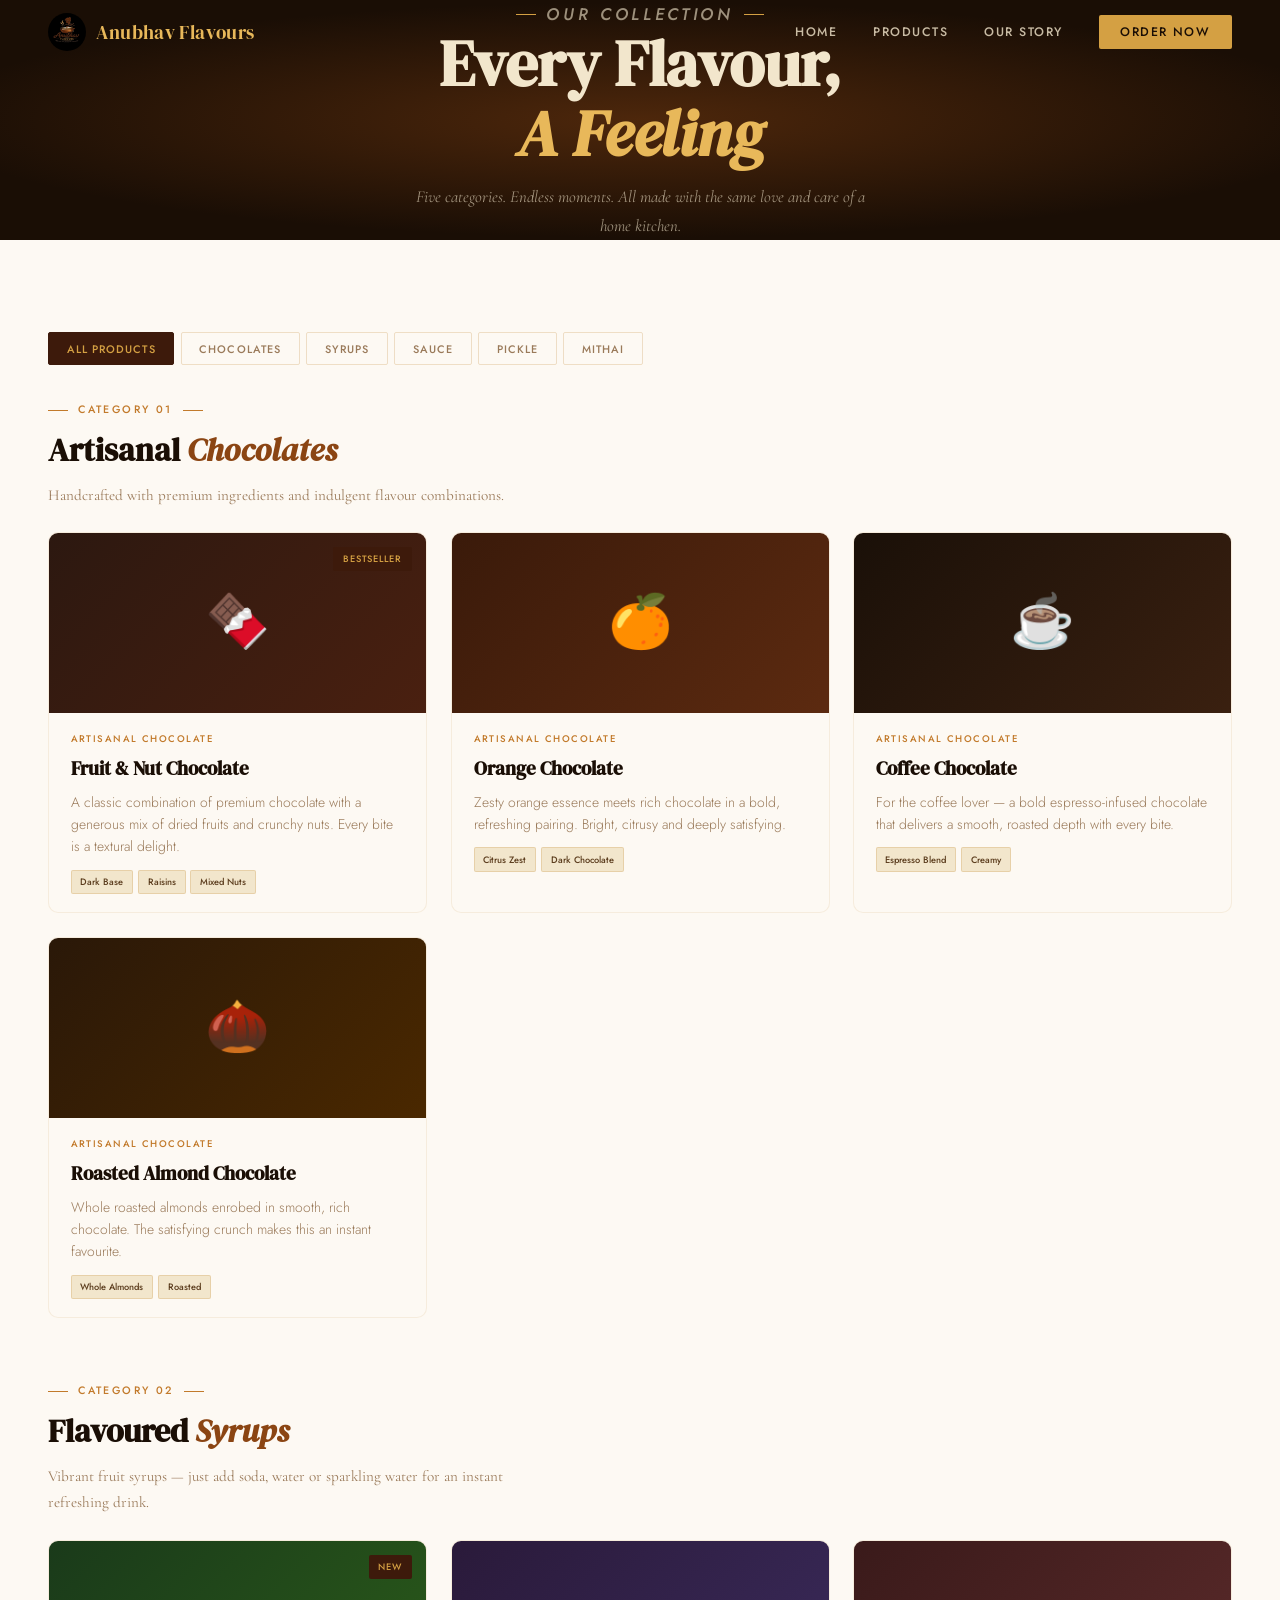
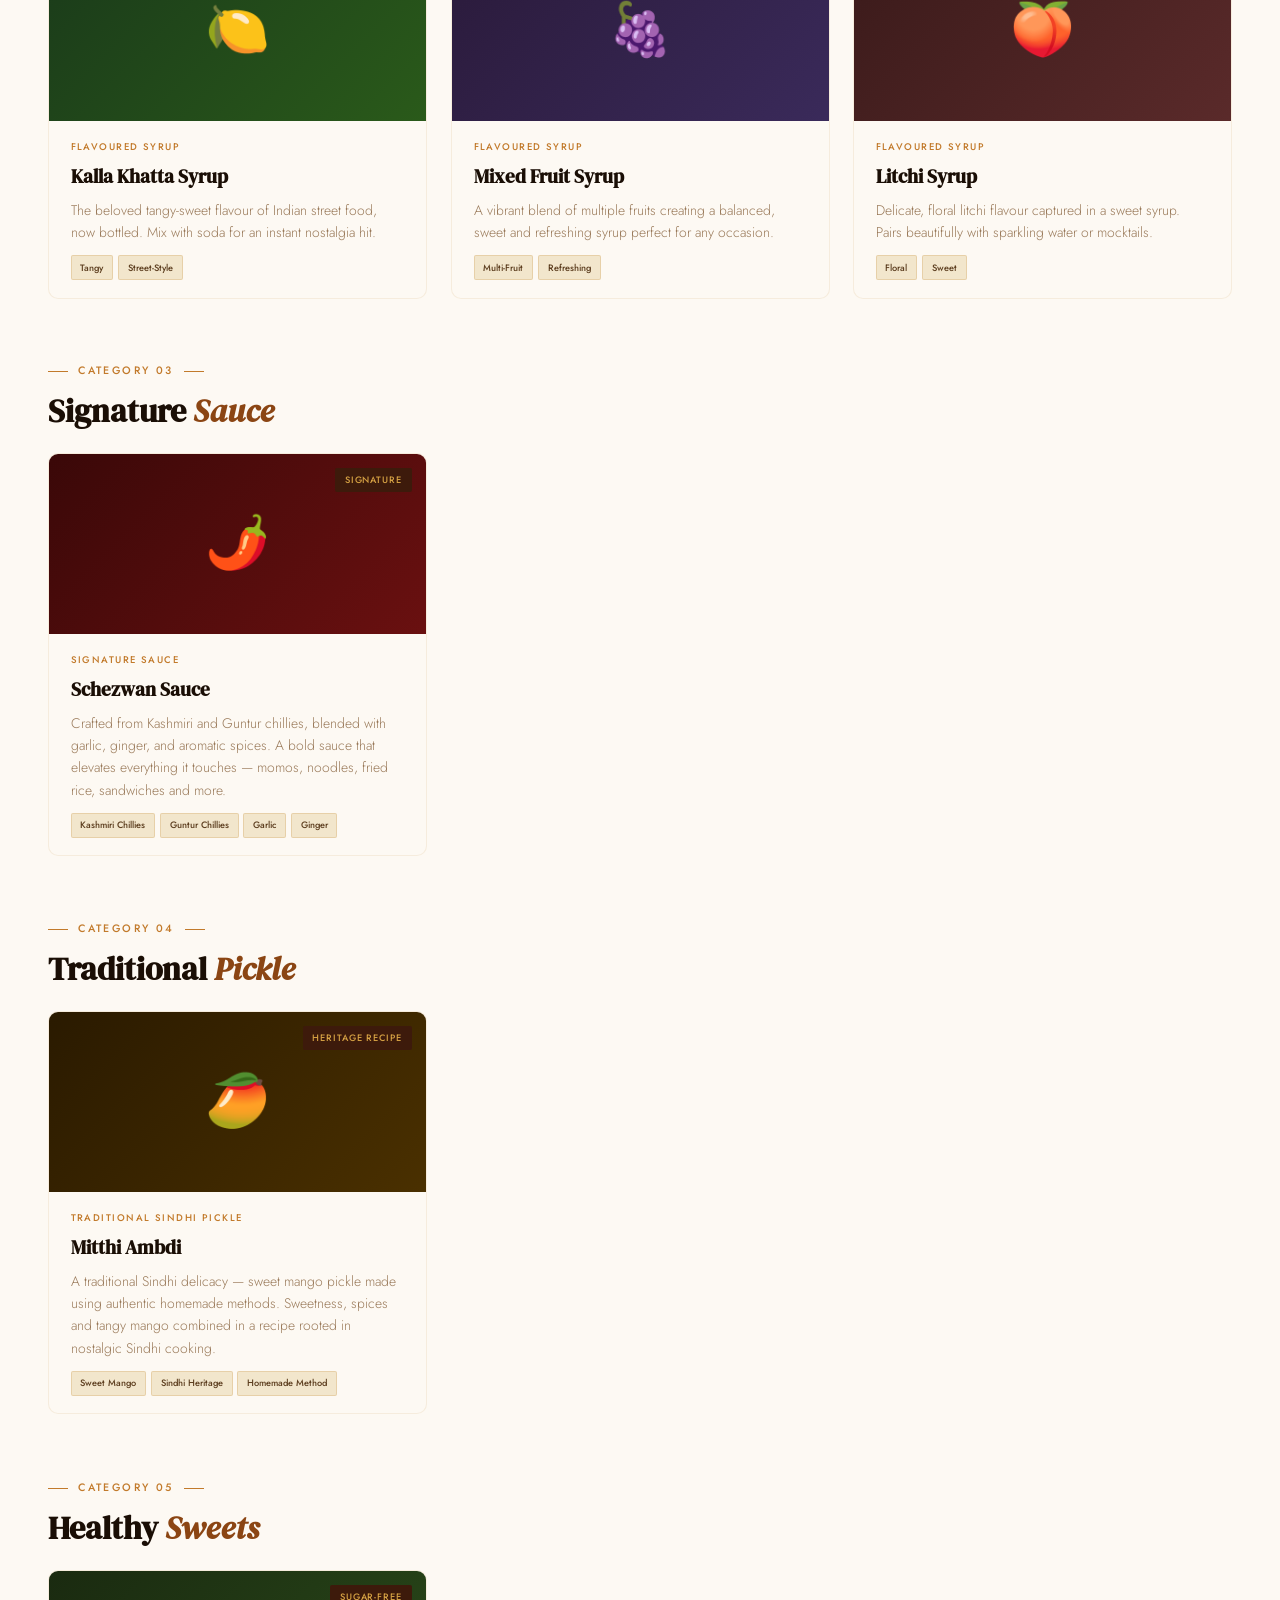
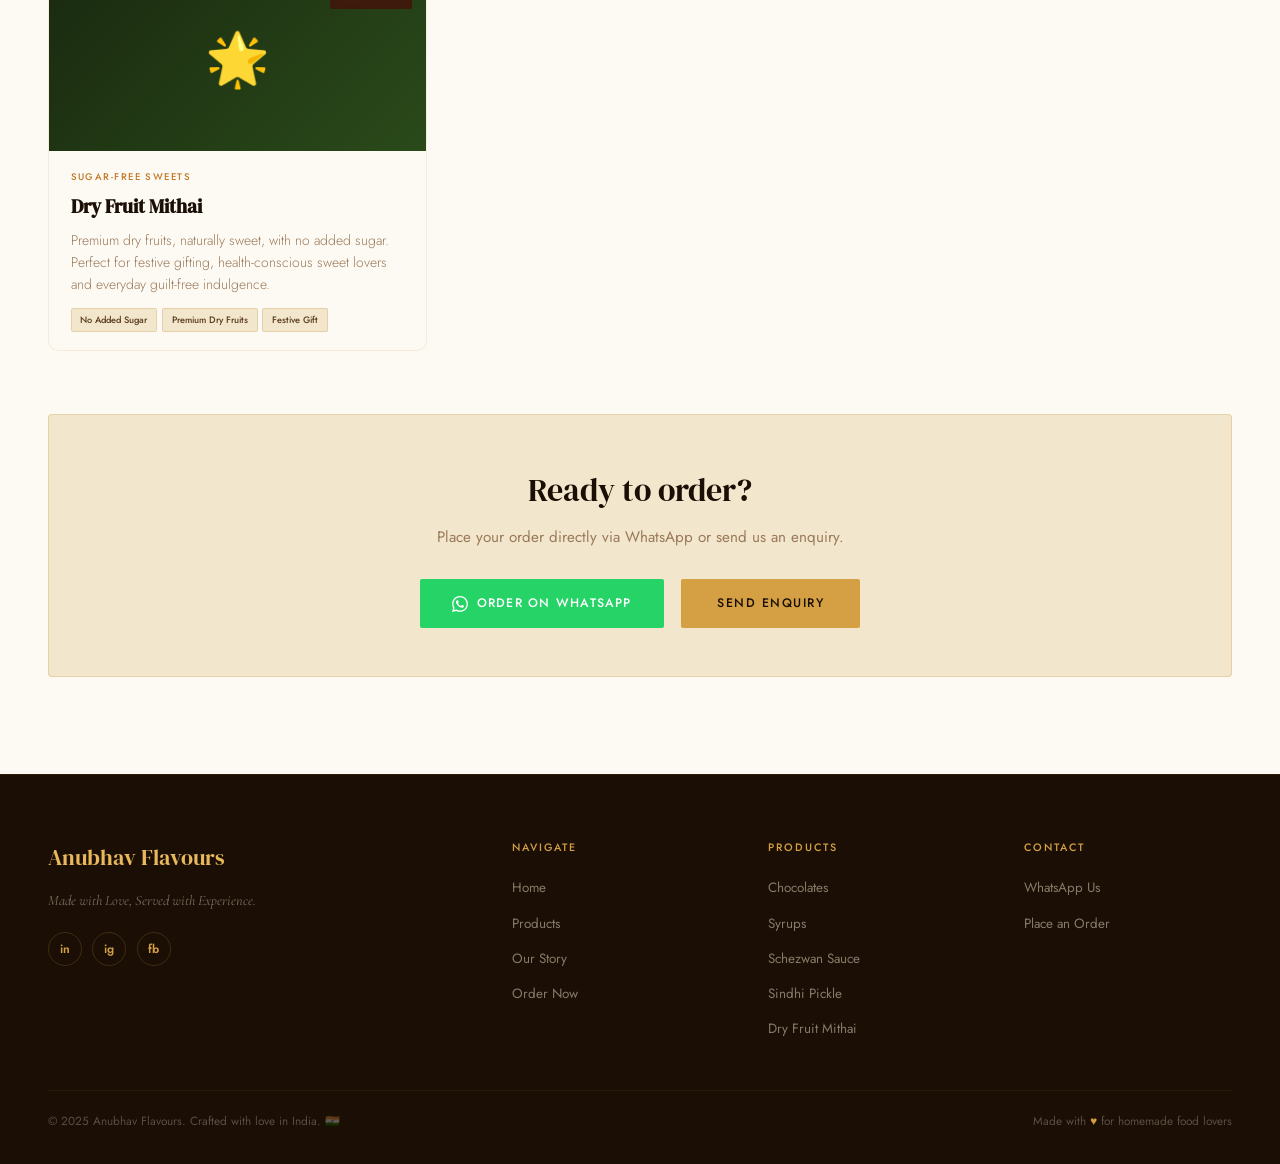
<file: pages/products.html>
<!DOCTYPE html>
<html lang="en">
<head>
  <meta charset="UTF-8">
  <meta name="viewport" content="width=device-width, initial-scale=1.0">
  <title>Our Products — Anubhav Flavours</title>
  <meta name="description" content="Explore our full range of handcrafted homemade products — artisanal chocolates, flavoured syrups, Schezwan sauce, traditional Sindhi pickles and sugar-free mithai.">
  <link rel="stylesheet" href="../css/style.css">
  <link rel="icon" type="image/png" href="../images/logo-dark.png">
</head>
<body>

  <!-- NAV -->
  <nav id="mainNav">
    <a href="/" class="nav-logo"><img src="../images/logo-dark.png" alt="" class="nav-logo-img"><span class="nav-logo-text">Anubhav Flavours</span>
    </a>
    <ul class="nav-links">
      <li><a href="/">Home</a></li>
      <li><a href="/pages/products">Products</a></li>
      <li><a href="/pages/about">Our Story</a></li>
      <li><a href="/pages/contact" class="nav-cta">Order Now</a></li>
    </ul>
    <button class="nav-hamburger" id="hamburger" aria-label="Menu"><span></span><span></span><span></span></button>
  </nav>

<!-- ── FULL-SCREEN MOBILE DRAWER ── -->
<div class="mobile-drawer" id="mobileDrawer">
  <div class="drawer-overlay" id="drawerOverlay"></div>
  <div class="drawer-panel">
    <span class="drawer-brand-name">Anubhav Flavours</span>
    <button class="drawer-close" id="drawerClose" aria-label="Close menu">✕</button>
    <nav class="drawer-nav">
    <a href="/">Home</a>
    <a href="/pages/products" class="active-page">Products</a>
    <a href="/pages/about">Our Story</a>
    <a href="/pages/contact">Order Now</a>
    </nav>
    <div class="drawer-divider"></div>
    <a href="https://wa.me/919999999999" class="drawer-wa-btn" target="_blank">
      <svg width="14" height="14" viewBox="0 0 24 24" fill="currentColor"><path d="M17.472 14.382c-.297-.149-1.758-.867-2.03-.967-.273-.099-.471-.148-.67.15-.197.297-.767.966-.94 1.164-.173.199-.347.223-.644.075-.297-.15-1.255-.463-2.39-1.475-.883-.788-1.48-1.761-1.653-2.059-.173-.297-.018-.458.13-.606.134-.133.298-.347.446-.52.149-.174.198-.298.298-.497.099-.198.05-.371-.025-.52-.075-.149-.669-1.612-.916-2.207-.242-.579-.487-.5-.669-.51-.173-.008-.371-.01-.57-.01-.198 0-.52.074-.792.372-.272.297-1.04 1.016-1.04 2.479 0 1.462 1.065 2.875 1.213 3.074.149.198 2.096 3.2 5.077 4.487.709.306 1.262.489 1.694.625.712.227 1.36.195 1.871.118.571-.085 1.758-.719 2.006-1.413.248-.694.248-1.289.173-1.413-.074-.124-.272-.198-.57-.347m-5.421 7.403h-.004a9.87 9.87 0 01-5.031-1.378l-.361-.214-3.741.982.998-3.648-.235-.374a9.86 9.86 0 01-1.51-5.26c.001-5.45 4.436-9.884 9.888-9.884 2.64 0 5.122 1.03 6.988 2.898a9.825 9.825 0 012.893 6.994c-.003 5.45-4.437 9.884-9.885 9.884m8.413-18.297A11.815 11.815 0 0012.05 0C5.495 0 .16 5.335.157 11.892c0 2.096.547 4.142 1.588 5.945L.057 24l6.305-1.654a11.882 11.882 0 005.683 1.448h.005c6.554 0 11.89-5.335 11.893-11.893a11.821 11.821 0 00-3.48-8.413Z"/></svg>
      WhatsApp Us
    </a>
  </div>
</div>

<!-- PAGE HERO -->
  <div class="page-hero">
    <div class="container page-hero-content">
      <p class="page-hero-eyebrow">Our Collection</p>
      <h1>Every Flavour,<br><em>A Feeling</em></h1>
      <p>Five categories. Endless moments. All made with the same love and care of a home kitchen.</p>
    </div>
  </div>

  <!-- PRODUCTS PAGE CONTENT -->
  <section class="products-page">
    <div class="container">

      <!-- FILTER -->
      <div class="product-filter">
        <button class="filter-btn active" data-category="all">All Products</button>
        <button class="filter-btn" data-category="chocolate">Chocolates</button>
        <button class="filter-btn" data-category="syrup">Syrups</button>
        <button class="filter-btn" data-category="sauce">Sauce</button>
        <button class="filter-btn" data-category="pickle">Pickle</button>
        <button class="filter-btn" data-category="mithai">Mithai</button>
      </div>

      <!-- CHOCOLATES HEADER -->
      <div style="margin-bottom:1.5rem;" class="reveal">
        <p class="section-eyebrow" style="justify-content:flex-start;">Category 01</p>
        <h2 class="section-title" style="font-size:2rem;">Artisanal <em>Chocolates</em></h2>
        <p class="section-sub" style="font-size:0.95rem;">Handcrafted with premium ingredients and indulgent flavour combinations.</p>
      </div>

      <div class="products-full-grid" style="margin-bottom:4rem;">
        <div class="product-card reveal" data-category="chocolate">
          <div class="product-card-img" style="background:linear-gradient(135deg,#2C1810,#4A2010);">
            <span class="product-emoji">🍫</span>
            <span class="product-tag">Bestseller</span>
          </div>
          <div class="product-card-body">
            <p class="product-category">Artisanal Chocolate</p>
            <h3 class="product-name">Fruit &amp; Nut Chocolate</h3>
            <p class="product-desc">A classic combination of premium chocolate with a generous mix of dried fruits and crunchy nuts. Every bite is a textural delight.</p>
            <div class="product-variants">
              <span class="variant-chip">Dark Base</span>
              <span class="variant-chip">Raisins</span>
              <span class="variant-chip">Mixed Nuts</span>
            </div>
          </div>
        </div>
        <div class="product-card reveal reveal-delay-1" data-category="chocolate">
          <div class="product-card-img" style="background:linear-gradient(135deg,#3A1A0A,#5C2A10);">
            <span class="product-emoji">🍊</span>
          </div>
          <div class="product-card-body">
            <p class="product-category">Artisanal Chocolate</p>
            <h3 class="product-name">Orange Chocolate</h3>
            <p class="product-desc">Zesty orange essence meets rich chocolate in a bold, refreshing pairing. Bright, citrusy and deeply satisfying.</p>
            <div class="product-variants">
              <span class="variant-chip">Citrus Zest</span>
              <span class="variant-chip">Dark Chocolate</span>
            </div>
          </div>
        </div>
        <div class="product-card reveal reveal-delay-2" data-category="chocolate">
          <div class="product-card-img" style="background:linear-gradient(135deg,#1A1008,#3A2010);">
            <span class="product-emoji">☕</span>
          </div>
          <div class="product-card-body">
            <p class="product-category">Artisanal Chocolate</p>
            <h3 class="product-name">Coffee Chocolate</h3>
            <p class="product-desc">For the coffee lover — a bold espresso-infused chocolate that delivers a smooth, roasted depth with every bite.</p>
            <div class="product-variants">
              <span class="variant-chip">Espresso Blend</span>
              <span class="variant-chip">Creamy</span>
            </div>
          </div>
        </div>
        <div class="product-card reveal" data-category="chocolate">
          <div class="product-card-img" style="background:linear-gradient(135deg,#2A1808,#4A2800);">
            <span class="product-emoji">🌰</span>
          </div>
          <div class="product-card-body">
            <p class="product-category">Artisanal Chocolate</p>
            <h3 class="product-name">Roasted Almond Chocolate</h3>
            <p class="product-desc">Whole roasted almonds enrobed in smooth, rich chocolate. The satisfying crunch makes this an instant favourite.</p>
            <div class="product-variants">
              <span class="variant-chip">Whole Almonds</span>
              <span class="variant-chip">Roasted</span>
            </div>
          </div>
        </div>
      </div>

      <!-- SYRUPS HEADER -->
      <div style="margin-bottom:1.5rem;" class="reveal">
        <p class="section-eyebrow" style="justify-content:flex-start;">Category 02</p>
        <h2 class="section-title" style="font-size:2rem;">Flavoured <em>Syrups</em></h2>
        <p class="section-sub" style="font-size:0.95rem;">Vibrant fruit syrups — just add soda, water or sparkling water for an instant refreshing drink.</p>
      </div>

      <div class="products-full-grid" style="margin-bottom:4rem;">
        <div class="product-card reveal" data-category="syrup">
          <div class="product-card-img" style="background:linear-gradient(135deg,#1A3A1A,#2A5A1A);">
            <span class="product-emoji">🍋</span>
            <span class="product-tag">New</span>
          </div>
          <div class="product-card-body">
            <p class="product-category">Flavoured Syrup</p>
            <h3 class="product-name">Kalla Khatta Syrup</h3>
            <p class="product-desc">The beloved tangy-sweet flavour of Indian street food, now bottled. Mix with soda for an instant nostalgia hit.</p>
            <div class="product-variants">
              <span class="variant-chip">Tangy</span>
              <span class="variant-chip">Street-Style</span>
            </div>
          </div>
        </div>
        <div class="product-card reveal reveal-delay-1" data-category="syrup">
          <div class="product-card-img" style="background:linear-gradient(135deg,#2A1A3A,#3A2A5A);">
            <span class="product-emoji">🍇</span>
          </div>
          <div class="product-card-body">
            <p class="product-category">Flavoured Syrup</p>
            <h3 class="product-name">Mixed Fruit Syrup</h3>
            <p class="product-desc">A vibrant blend of multiple fruits creating a balanced, sweet and refreshing syrup perfect for any occasion.</p>
            <div class="product-variants">
              <span class="variant-chip">Multi-Fruit</span>
              <span class="variant-chip">Refreshing</span>
            </div>
          </div>
        </div>
        <div class="product-card reveal reveal-delay-2" data-category="syrup">
          <div class="product-card-img" style="background:linear-gradient(135deg,#3A1A1A,#5A2A2A);">
            <span class="product-emoji">🍑</span>
          </div>
          <div class="product-card-body">
            <p class="product-category">Flavoured Syrup</p>
            <h3 class="product-name">Litchi Syrup</h3>
            <p class="product-desc">Delicate, floral litchi flavour captured in a sweet syrup. Pairs beautifully with sparkling water or mocktails.</p>
            <div class="product-variants">
              <span class="variant-chip">Floral</span>
              <span class="variant-chip">Sweet</span>
            </div>
          </div>
        </div>
      </div>

      <!-- SAUCE HEADER -->
      <div style="margin-bottom:1.5rem;" class="reveal">
        <p class="section-eyebrow" style="justify-content:flex-start;">Category 03</p>
        <h2 class="section-title" style="font-size:2rem;">Signature <em>Sauce</em></h2>
      </div>

      <div class="products-full-grid" style="margin-bottom:4rem;">
        <div class="product-card reveal" data-category="sauce" style="grid-column:span 1;">
          <div class="product-card-img" style="background:linear-gradient(135deg,#3A0808,#6A1010);">
            <span class="product-emoji">🌶️</span>
            <span class="product-tag">Signature</span>
          </div>
          <div class="product-card-body">
            <p class="product-category">Signature Sauce</p>
            <h3 class="product-name">Schezwan Sauce</h3>
            <p class="product-desc">Crafted from Kashmiri and Guntur chillies, blended with garlic, ginger, and aromatic spices. A bold sauce that elevates everything it touches — momos, noodles, fried rice, sandwiches and more.</p>
            <div class="product-variants">
              <span class="variant-chip">Kashmiri Chillies</span>
              <span class="variant-chip">Guntur Chillies</span>
              <span class="variant-chip">Garlic</span>
              <span class="variant-chip">Ginger</span>
            </div>
          </div>
        </div>
      </div>

      <!-- PICKLE HEADER -->
      <div style="margin-bottom:1.5rem;" class="reveal">
        <p class="section-eyebrow" style="justify-content:flex-start;">Category 04</p>
        <h2 class="section-title" style="font-size:2rem;">Traditional <em>Pickle</em></h2>
      </div>

      <div class="products-full-grid" style="margin-bottom:4rem;">
        <div class="product-card reveal" data-category="pickle">
          <div class="product-card-img" style="background:linear-gradient(135deg,#2A1A00,#4A3000);">
            <span class="product-emoji">🥭</span>
            <span class="product-tag">Heritage Recipe</span>
          </div>
          <div class="product-card-body">
            <p class="product-category">Traditional Sindhi Pickle</p>
            <h3 class="product-name">Mitthi Ambdi</h3>
            <p class="product-desc">A traditional Sindhi delicacy — sweet mango pickle made using authentic homemade methods. Sweetness, spices and tangy mango combined in a recipe rooted in nostalgic Sindhi cooking.</p>
            <div class="product-variants">
              <span class="variant-chip">Sweet Mango</span>
              <span class="variant-chip">Sindhi Heritage</span>
              <span class="variant-chip">Homemade Method</span>
            </div>
          </div>
        </div>
      </div>

      <!-- MITHAI HEADER -->
      <div style="margin-bottom:1.5rem;" class="reveal">
        <p class="section-eyebrow" style="justify-content:flex-start;">Category 05</p>
        <h2 class="section-title" style="font-size:2rem;">Healthy <em>Sweets</em></h2>
      </div>

      <div class="products-full-grid" style="margin-bottom:4rem;">
        <div class="product-card reveal" data-category="mithai">
          <div class="product-card-img" style="background:linear-gradient(135deg,#1A2A10,#2A4A1A);">
            <span class="product-emoji">🌟</span>
            <span class="product-tag">Sugar-Free</span>
          </div>
          <div class="product-card-body">
            <p class="product-category">Sugar-Free Sweets</p>
            <h3 class="product-name">Dry Fruit Mithai</h3>
            <p class="product-desc">Premium dry fruits, naturally sweet, with no added sugar. Perfect for festive gifting, health-conscious sweet lovers and everyday guilt-free indulgence.</p>
            <div class="product-variants">
              <span class="variant-chip">No Added Sugar</span>
              <span class="variant-chip">Premium Dry Fruits</span>
              <span class="variant-chip">Festive Gift</span>
            </div>
          </div>
        </div>
      </div>

      <!-- ORDER CTA -->
      <div class="reveal" style="text-align:center;padding:3rem;background:var(--parchment);border:1px solid var(--border-warm);border-radius:4px;">
        <p style="font-family:var(--font-display);font-size:2rem;color:var(--text-dark);margin-bottom:0.5rem;">Ready to order?</p>
        <p style="font-family:var(--font-ui);font-size:0.95rem;color:var(--text-muted);margin-bottom:1.75rem;">Place your order directly via WhatsApp or send us an enquiry.</p>
        <div class="cta-actions" style="justify-content:center;">
          <a href="https://wa.me/919999999999?text=Hi%20Anubhav%20Flavours!%20I%20would%20like%20to%20place%20an%20order." class="whatsapp-btn" target="_blank" style="color:white;">
            <svg width="16" height="16" viewBox="0 0 24 24" fill="currentColor"><path d="M17.472 14.382c-.297-.149-1.758-.867-2.03-.967-.273-.099-.471-.148-.67.15-.197.297-.767.966-.94 1.164-.173.199-.347.223-.644.075-.297-.15-1.255-.463-2.39-1.475-.883-.788-1.48-1.761-1.653-2.059-.173-.297-.018-.458.13-.606.134-.133.298-.347.446-.52.149-.174.198-.298.298-.497.099-.198.05-.371-.025-.52-.075-.149-.669-1.612-.916-2.207-.242-.579-.487-.5-.669-.51-.173-.008-.371-.01-.57-.01-.198 0-.52.074-.792.372-.272.297-1.04 1.016-1.04 2.479 0 1.462 1.065 2.875 1.213 3.074.149.198 2.096 3.2 5.077 4.487.709.306 1.262.489 1.694.625.712.227 1.36.195 1.871.118.571-.085 1.758-.719 2.006-1.413.248-.694.248-1.289.173-1.413-.074-.124-.272-.198-.57-.347m-5.421 7.403h-.004a9.87 9.87 0 01-5.031-1.378l-.361-.214-3.741.982.998-3.648-.235-.374a9.86 9.86 0 01-1.51-5.26c.001-5.45 4.436-9.884 9.888-9.884 2.64 0 5.122 1.03 6.988 2.898a9.825 9.825 0 012.893 6.994c-.003 5.45-4.437 9.884-9.885 9.884m8.413-18.297A11.815 11.815 0 0012.05 0C5.495 0 .16 5.335.157 11.892c0 2.096.547 4.142 1.588 5.945L.057 24l6.305-1.654a11.882 11.882 0 005.683 1.448h.005c6.554 0 11.89-5.335 11.893-11.893a11.821 11.821 0 00-3.48-8.413Z"/></svg>
            Order on WhatsApp
          </a>
          <a href="/pages/contact" class="btn-primary">Send Enquiry</a>
        </div>
      </div>

    </div>
  </section>

  <!-- FOOTER -->
  <footer>
    <div class="container">
      <div class="footer-grid">
        <div>
          <div class="footer-brand-logo">
            <span class="footer-brand-name">Anubhav Flavours</span>
          </div>
          <p class="footer-tagline">Made with Love, Served with Experience.</p>
          <div class="footer-social">
            <a href="#" class="social-link">in</a>
            <a href="#" class="social-link">ig</a>
            <a href="#" class="social-link">fb</a>
          </div>
        </div>
        <div>
          <p class="footer-col-title">Navigate</p>
          <ul class="footer-links">
            <li><a href="/">Home</a></li>
            <li><a href="/pages/products">Products</a></li>
            <li><a href="/pages/about">Our Story</a></li>
            <li><a href="/pages/contact">Order Now</a></li>
          </ul>
        </div>
        <div>
          <p class="footer-col-title">Products</p>
          <ul class="footer-links">
            <li><a href="/pages/products">Chocolates</a></li>
            <li><a href="/pages/products">Syrups</a></li>
            <li><a href="/pages/products">Schezwan Sauce</a></li>
            <li><a href="/pages/products">Sindhi Pickle</a></li>
            <li><a href="/pages/products">Dry Fruit Mithai</a></li>
          </ul>
        </div>
        <div>
          <p class="footer-col-title">Contact</p>
          <ul class="footer-links">
            <li><a href="https://wa.me/919999999999">WhatsApp Us</a></li>
            <li><a href="/pages/contact">Place an Order</a></li>
          </ul>
        </div>
      </div>
      <div class="footer-bottom">
        <p class="footer-copy">© 2025 Anubhav Flavours. Crafted with love in India. 🇮🇳</p>
        <p class="footer-copy">Made with <span style="color:var(--gold)">♥</span> for homemade food lovers</p>
      </div>
    </div>
  </footer>

<script>
(function(){
  // ── NAV SCROLL ──
  const nav = document.getElementById('mainNav');
  if(nav) window.addEventListener('scroll',()=>nav.classList.toggle('scrolled',window.scrollY>40));

  // ── DRAWER ──
  const hamburger   = document.getElementById('hamburger');
  const drawer      = document.getElementById('mobileDrawer');
  const drawerClose = document.getElementById('drawerClose');
  const overlay     = document.getElementById('drawerOverlay');
  function openDrawer(){ if(!drawer) return; drawer.classList.add('open'); if(hamburger) hamburger.classList.add('open'); document.body.style.overflow='hidden'; }
  function closeDrawer(){ if(!drawer) return; drawer.classList.remove('open'); if(hamburger) hamburger.classList.remove('open'); document.body.style.overflow=''; }
  if(hamburger)   hamburger.addEventListener('click', openDrawer);
  if(drawerClose) drawerClose.addEventListener('click', closeDrawer);
  if(overlay)     overlay.addEventListener('click', closeDrawer);
  document.addEventListener('keydown',e=>{ if(e.key==='Escape') closeDrawer(); });
  if(drawer) drawer.querySelectorAll('.drawer-nav a').forEach(a=>a.addEventListener('click',closeDrawer));

  // ── PRODUCT FILTER ──
  document.querySelectorAll('.filter-btn').forEach(btn=>{
    btn.addEventListener('click',()=>{
      document.querySelectorAll('.filter-btn').forEach(b=>b.classList.remove('active'));
      btn.classList.add('active');
      const cat=btn.dataset.category;
      document.querySelectorAll('.product-card').forEach(card=>{
        card.style.display=(cat==='all'||card.dataset.category===cat)?'':'none';
      });
    });
  });

  // ── SCROLL REVEAL ──
  const revealIO = new IntersectionObserver(entries=>{
    entries.forEach(e=>{ if(e.isIntersecting){ e.target.classList.add('visible'); revealIO.unobserve(e.target); } });
  },{threshold:.08, rootMargin:'0px 0px -40px 0px'});
  document.querySelectorAll('.reveal').forEach(el=>revealIO.observe(el));
})();
</script>
</body>
</html>
</file>
<file: css/style.css>
@import url('https://fonts.googleapis.com/css2?family=Cormorant+Garamond:ital,wght@0,300;0,400;0,500;0,600;1,300;1,400;1,600&family=DM+Serif+Display:ital@0;1&family=Jost:wght@300;400;500;600&display=swap');

/* ─── TOKENS ─── */
:root {
  --espresso:#1A0E05; --mahogany:#3D1A0B; --copper:#8B4513;
  --amber:#C27A2B; --gold:#D4A043; --warm-gold:#E8B85A;
  --cream:#FAF3E8; --parchment:#F2E6CC; --off-white:#FDF9F3;
  --text-dark:#1A0E05; --text-mid:#5C3D1E; --text-muted:#9A7A5A;
  --border-warm:rgba(196,140,60,0.25); --border-subtle:rgba(196,140,60,0.12);
  --font-display:'DM Serif Display',serif;
  --font-body:'Cormorant Garamond',serif;
  --font-ui:'Jost',sans-serif;
  --ease:cubic-bezier(0.25,0.46,0.45,0.94);
  --spring:cubic-bezier(0.34,1.56,0.64,1);
  --nav-h:64px; --bot-nav-h:64px;
}
*,*::before,*::after{box-sizing:border-box;margin:0;padding:0}
html{scroll-behavior:smooth;-webkit-text-size-adjust:100%}
body{
  background:var(--off-white);color:var(--text-dark);
  font-family:var(--font-body);font-weight:400;line-height:1.7;
  overflow-x:hidden;
}
@media(min-width:768px){body{padding-bottom:0}}
::-webkit-scrollbar{width:3px}
::-webkit-scrollbar-track{background:var(--espresso)}
::-webkit-scrollbar-thumb{background:var(--gold);border-radius:2px}

/* ══ NAV ══ */
nav{
  position:fixed;top:0;left:0;right:0;z-index:100;
  height:var(--nav-h);
  display:flex;align-items:center;justify-content:space-between;
  padding:0 3rem;
  transition:background .4s var(--ease),box-shadow .4s var(--ease);
}
nav.scrolled{
  background:rgba(26,14,5,0.96);
  backdrop-filter:blur(16px);-webkit-backdrop-filter:blur(16px);
  box-shadow:0 1px 0 rgba(212,160,67,.15);
}
.nav-logo{display:flex;align-items:center;gap:.65rem;text-decoration:none;flex-shrink:0}
/* FIX: mix-blend-mode screen makes black bg vanish on dark nav */
.nav-logo-img{
  width:38px;height:38px;border-radius:50%;object-fit:cover;
  mix-blend-mode:screen;
  transition:transform .3s var(--spring);
}
.nav-logo:hover .nav-logo-img{transform:scale(1.1) rotate(-4deg)}
.nav-logo-text{font-family:var(--font-display);font-size:1.2rem;color:var(--warm-gold);letter-spacing:.02em}
.nav-links{display:flex;align-items:center;gap:2.25rem;list-style:none}
.nav-links a{
  font-family:var(--font-ui);font-size:.77rem;font-weight:500;
  letter-spacing:.12em;text-transform:uppercase;
  color:rgba(242,230,204,.8);text-decoration:none;
  transition:color .2s;position:relative;
}
.nav-links a::after{
  content:'';position:absolute;bottom:-3px;left:0;right:0;
  height:1px;background:var(--gold);
  transform:scaleX(0);transform-origin:left;transition:transform .25s var(--ease);
}
.nav-links a:hover{color:var(--parchment)}
.nav-links a:hover::after{transform:scaleX(1)}
.nav-cta{
  background:var(--gold)!important;color:var(--espresso)!important;
  padding:.5rem 1.35rem!important;border-radius:2px;opacity:1!important;
}
.nav-cta:hover{background:var(--warm-gold)!important}
.nav-cta::after{display:none!important}
.nav-hamburger{display:none}

/* ══ MOBILE BOTTOM NAV — hidden, replaced by drawer ══ */
.mobile-bottom-nav{display:none!important}
.mob-nav-inner,.mob-nav-item,.mob-nav-icon,.mob-nav-label{display:none!important}

/* Hide legacy mobile-nav div */
.mobile-nav{display:none!important}

/* ══ HAMBURGER BUTTON ══ */
.nav-hamburger{
  display:none;
  flex-direction:column;justify-content:center;align-items:center;
  gap:5px;width:36px;height:36px;
  background:none;border:none;cursor:pointer;padding:4px;
  -webkit-tap-highlight-color:transparent;
}
.nav-hamburger span{
  display:block;width:22px;height:1.5px;
  background:var(--parchment);border-radius:2px;
  transition:transform .3s var(--ease),opacity .3s,width .3s;
  transform-origin:center;
}
.nav-hamburger.open span:nth-child(1){transform:translateY(6.5px) rotate(45deg)}
.nav-hamburger.open span:nth-child(2){opacity:0;width:0}
.nav-hamburger.open span:nth-child(3){transform:translateY(-6.5px) rotate(-45deg)}

@media(max-width:767px){
  body{padding-bottom:0}
  nav{padding:0 1.25rem}
  .nav-links{display:none}
  .nav-hamburger{display:flex}
}

/* ══ FULL-SCREEN DRAWER ══ */
.mobile-drawer{
  position:fixed;inset:0;z-index:400;
  pointer-events:none;
  visibility:hidden;
}
.drawer-overlay{
  position:absolute;inset:0;
  background:rgba(10,5,2,.6);
  backdrop-filter:blur(4px);-webkit-backdrop-filter:blur(4px);
  opacity:0;transition:opacity .45s var(--ease);
}
.drawer-panel{
  position:absolute;inset:0;
  background:var(--espresso);
  display:flex;flex-direction:column;align-items:center;justify-content:center;
  padding:2rem;
  transform:translateY(-8px);opacity:0;
  transition:transform .45s var(--ease),opacity .45s var(--ease);
}
/* Subtle texture overlay */
.drawer-panel::before{
  content:'';position:absolute;inset:0;
  background:
    radial-gradient(ellipse 70% 60% at 50% 40%,rgba(139,69,19,.25) 0%,transparent 65%),
    radial-gradient(ellipse 40% 40% at 80% 80%,rgba(212,160,67,.08) 0%,transparent 55%);
  pointer-events:none;
}
.mobile-drawer.open{
  pointer-events:all;
  visibility:visible;
}
.mobile-drawer.open .drawer-overlay{opacity:1}
.mobile-drawer.open .drawer-panel{transform:translateY(0);opacity:1}

/* Close button */
.drawer-close{
  position:absolute;top:1.5rem;right:1.5rem;
  background:none;border:none;cursor:pointer;
  color:rgba(242,230,204,.5);
  font-size:1.1rem;line-height:1;padding:.5rem;
  transition:color .2s,transform .2s var(--spring));
  -webkit-tap-highlight-color:transparent;
}
.drawer-close:hover{color:var(--gold);transform:rotate(90deg)}

/* Brand mark at top */
.drawer-brand-name{
  font-family:var(--font-display);font-size:1rem;
  color:rgba(212,160,67,.35);letter-spacing:.08em;
  position:absolute;top:1.6rem;left:50%;transform:translateX(-50%);
  white-space:nowrap;
}
.drawer-tagline{display:none}

/* Nav links — big, centered, staggered */
.drawer-nav{
  display:flex;flex-direction:column;align-items:center;
  gap:.25rem;position:relative;z-index:1;width:100%;
}
.drawer-nav a{
  font-family:var(--font-display);
  font-size:clamp(2.2rem,10vw,3rem);
  color:rgba(242,230,204,.75);
  text-decoration:none;
  padding:.3rem 1.5rem;
  border-radius:4px;
  letter-spacing:.01em;
  transition:color .2s,background .2s;
  text-align:center;
  width:100%;
}
.drawer-nav a:hover,.drawer-nav a.active-page{
  color:var(--warm-gold);
  background:rgba(212,160,67,.06);
}
.drawer-nav a em{font-style:italic;color:var(--gold)}

/* Animated stagger on open */
.mobile-drawer.open .drawer-nav a{
  animation:drawerLinkIn .4s var(--ease) both;
}
.mobile-drawer.open .drawer-nav a:nth-child(1){animation-delay:.08s}
.mobile-drawer.open .drawer-nav a:nth-child(2){animation-delay:.14s}
.mobile-drawer.open .drawer-nav a:nth-child(3){animation-delay:.20s}
.mobile-drawer.open .drawer-nav a:nth-child(4){animation-delay:.26s}
@keyframes drawerLinkIn{
  from{opacity:0;transform:translateY(16px)}
  to{opacity:1;transform:translateY(0)}
}

/* WhatsApp button at bottom */
.drawer-wa-btn{
  position:absolute;bottom:2.5rem;left:50%;transform:translateX(-50%);
  display:flex;align-items:center;gap:.6rem;
  background:transparent;
  border:1px solid rgba(37,211,102,.35);
  color:rgba(37,211,102,.8);
  padding:.65rem 1.75rem;border-radius:2px;
  text-decoration:none;font-family:var(--font-ui);
  font-size:.7rem;font-weight:500;letter-spacing:.12em;text-transform:uppercase;
  transition:background .2s,border-color .2s,color .2s;
  white-space:nowrap;
}
.drawer-wa-btn:hover{
  background:rgba(37,211,102,.1);
  border-color:rgba(37,211,102,.7);
  color:#25D366;
}

/* Thin gold rule between links and WA btn */
.drawer-divider{
  width:40px;height:1px;
  background:rgba(212,160,67,.2);
  margin:1.5rem auto 0;
}

/* ══ HERO ══ */
.hero{
  min-height:100svh;position:relative;
  display:flex;align-items:center;overflow:hidden;
  background:var(--espresso);
}
.hero-bg{
  position:absolute;inset:0;
  background:
    radial-gradient(ellipse 55% 65% at 72% 42%,rgba(139,69,19,.55) 0%,transparent 60%),
    radial-gradient(ellipse 40% 40% at 10% 85%,rgba(196,122,43,.2) 0%,transparent 55%),
    radial-gradient(ellipse 30% 30% at 90% 10%,rgba(212,160,67,.1) 0%,transparent 50%),
    var(--espresso);
}
/* Floating particle dots */
.hero-particles{position:absolute;inset:0;overflow:hidden;pointer-events:none}
.particle{
  position:absolute;border-radius:50%;background:var(--gold);opacity:0;
  animation:floatP var(--d,8s) var(--dl,0s) infinite ease-in-out;
}
@keyframes floatP{
  0%{opacity:0;transform:translateY(0) scale(0)}
  15%{opacity:.35}
  50%{opacity:.12;transform:translateY(-110px) scale(1)}
  85%{opacity:0}
  100%{opacity:0;transform:translateY(-180px) scale(0)}
}
.hero-content{
  position:relative;z-index:2;width:100%;max-width:1300px;margin:0 auto;
  padding:calc(var(--nav-h)+3rem) 3rem 4rem;
  display:grid;grid-template-columns:1fr 1fr;gap:3rem;align-items:center;
}
.hero-eyebrow{
  font-family:var(--font-ui);font-size:.68rem;font-weight:500;
  letter-spacing:.22em;text-transform:uppercase;color:var(--gold);
  margin-bottom:1rem;display:flex;align-items:center;gap:.75rem;
  opacity:0;animation:fadeUp .8s .2s var(--ease) forwards;
}
.hero-eyebrow::before{content:'';display:block;width:28px;height:1px;background:var(--gold)}
.hero-title{
  font-family:var(--font-display);font-size:clamp(3rem,5.5vw,5.5rem);
  line-height:1.05;color:var(--parchment);margin-bottom:1.2rem;
  opacity:0;animation:fadeUp .8s .35s var(--ease) forwards;
}
.hero-title em{font-style:italic;color:var(--warm-gold)}
.hero-tagline{
  font-family:var(--font-body);font-size:1.1rem;font-style:italic;
  color:rgba(242,230,204,.65);margin-bottom:2.25rem;font-weight:300;
  opacity:0;animation:fadeUp .8s .5s var(--ease) forwards;
}
.hero-actions{
  display:flex;align-items:center;gap:1.25rem;flex-wrap:wrap;
  opacity:0;animation:fadeUp .8s .65s var(--ease) forwards;
}

/* ── Hero logo stage ── */
.hero-image-side{
  display:flex;align-items:center;justify-content:center;
  opacity:0;animation:fadeIn 1s .5s ease forwards;
}
/* Desktop: right column */
.hero-image-desktop{display:flex}
/* Mobile inline: hidden by default, shown on mobile */
.hero-image-mobile{display:none}
.hero-logo-stage{
  position:relative;width:min(400px,80vw);aspect-ratio:1;
  display:flex;align-items:center;justify-content:center;
}

/* ── Layered ambient glow ── */
.logo-halo{
  position:absolute;inset:-22%;border-radius:50%;
  background:
    radial-gradient(ellipse at 50% 50%,rgba(212,160,67,.22) 0%,rgba(196,122,43,.18) 30%,rgba(139,69,19,.12) 55%,transparent 72%);
  animation:haloPulse 5s ease-in-out infinite;
}
.logo-halo::after{
  content:'';position:absolute;inset:18%;border-radius:50%;
  background:radial-gradient(ellipse at 50% 50%,rgba(212,160,67,.3) 0%,transparent 65%);
  animation:haloPulse 3.5s ease-in-out infinite reverse;
}
@keyframes haloPulse{
  0%,100%{transform:scale(1);opacity:.75}
  50%{transform:scale(1.1);opacity:1}
}

/* ── Outer ring — slowest ── */
.orbit{position:absolute;border-radius:50%}
.orbit-1{
  inset:-8%;
  border:1px solid rgba(212,160,67,.2);
  animation:spin 28s linear infinite;
}
/* ── Mid ring ── */
.orbit-2{
  inset:2%;
  border:1px solid rgba(212,160,67,.13);
  animation:spin 18s linear infinite reverse;
}
/* ── Inner ring ── */
.orbit-3{
  inset:13%;
  border:1px solid rgba(212,160,67,.08);
  animation:spin 12s linear infinite;
}

/* Orbit dots */
.orbit-1::before,.orbit-1::after{
  content:'';position:absolute;border-radius:50%;
  top:-4px;left:50%;transform:translateX(-50%);
  width:8px;height:8px;
  background:var(--gold);
  box-shadow:0 0 8px rgba(212,160,67,.8),0 0 16px rgba(212,160,67,.4);
}
.orbit-1::after{
  top:auto;bottom:-4px;
  width:5px;height:5px;
  background:var(--amber);
  box-shadow:0 0 6px rgba(196,122,43,.7);
}
.orbit-2::before{
  content:'';position:absolute;border-radius:50%;
  top:-3px;right:20%;transform:translateX(0);
  width:6px;height:6px;
  background:var(--warm-gold);
  box-shadow:0 0 8px rgba(232,184,90,.9);
}
.orbit-2::after{
  content:'';position:absolute;border-radius:50%;
  bottom:-3px;left:20%;
  width:4px;height:4px;
  background:rgba(212,160,67,.6);
  box-shadow:0 0 5px rgba(212,160,67,.5);
}
.orbit-3::before{
  content:'';position:absolute;border-radius:50%;
  top:-2px;left:35%;
  width:4px;height:4px;
  background:var(--gold);opacity:.7;
}
@keyframes spin{to{transform:rotate(360deg)}}

/* ── Logo circle container ── */
.hero-logo-circle{
  position:relative;z-index:3;
  width:62%;height:62%;border-radius:50%;
  overflow:hidden;
  border:2px solid rgba(212,160,67,.35);
  box-shadow:
    0 0 0 1px rgba(212,160,67,.12),
    0 0 40px rgba(212,160,67,.25),
    0 0 80px rgba(196,122,43,.15),
    inset 0 0 30px rgba(0,0,0,.4);
  animation:logoFloat 6s ease-in-out infinite;
  flex-shrink:0;
}
/* THE LOGO — screen blend makes black vanish */
.hero-logo-img{
  width:100%;height:100%;object-fit:cover;
  display:block;
  mix-blend-mode:screen;
  filter:
    brightness(1.15)
    contrast(1.05)
    drop-shadow(0 0 12px rgba(212,160,67,.5))
    drop-shadow(0 0 30px rgba(212,160,67,.2));
}
@keyframes logoFloat{
  0%,100%{transform:translateY(0) scale(1)}
  33%{transform:translateY(-10px) scale(1.01)}
  66%{transform:translateY(-5px) scale(0.995)}
}

/* Floating flavour pills */
.hero-pills{position:absolute;inset:0;pointer-events:none;z-index:4}
.pill{
  position:absolute;font-family:var(--font-ui);font-size:.56rem;font-weight:500;
  letter-spacing:.1em;text-transform:uppercase;
  background:rgba(26,14,5,.92);color:var(--gold);
  border:1px solid rgba(212,160,67,.4);padding:.3rem .75rem;border-radius:20px;
  white-space:nowrap;
  animation:pillBob var(--d,5s) var(--dl,0s) ease-in-out infinite;
  box-shadow:0 4px 12px rgba(0,0,0,.3),inset 0 1px 0 rgba(212,160,67,.1);
}
.pill:nth-child(1){top:10%;left:-8%;--d:5.5s;--dl:0s}
.pill:nth-child(2){top:20%;right:-12%;--d:6s;--dl:1s}
.pill:nth-child(3){bottom:26%;left:-10%;--d:5s;--dl:.5s}
.pill:nth-child(4){bottom:12%;right:-8%;--d:6.5s;--dl:1.5s}
@keyframes pillBob{
  0%,100%{transform:translateY(0)}
  50%{transform:translateY(-9px)}
}

/* Scroll cue */
.hero-scroll{
  position:absolute;bottom:calc(var(--bot-nav-h)+1.25rem);left:50%;
  transform:translateX(-50%);
  display:flex;flex-direction:column;align-items:center;gap:.4rem;z-index:3;
  opacity:0;animation:fadeIn 1s 1.2s ease forwards;
}
.hero-scroll span{font-family:var(--font-ui);font-size:.58rem;letter-spacing:.2em;text-transform:uppercase;color:rgba(212,160,67,.5)}
.scroll-dot{width:6px;height:6px;border-radius:50%;background:var(--gold);animation:dotBounce 1.8s ease-in-out infinite}
@keyframes dotBounce{0%,100%{transform:translateY(0);opacity:1}50%{transform:translateY(10px);opacity:.3}}
@keyframes fadeUp{from{opacity:0;transform:translateY(20px)}to{opacity:1;transform:translateY(0)}}
@keyframes fadeIn{from{opacity:0}to{opacity:1}}

/* ══ BUTTONS ══ */
.btn-primary{
  font-family:var(--font-ui);font-size:.77rem;font-weight:500;
  letter-spacing:.12em;text-transform:uppercase;
  color:var(--espresso);background:var(--gold);
  padding:.875rem 2.25rem;border-radius:2px;
  text-decoration:none;border:none;cursor:pointer;display:inline-block;
  transition:background .2s,transform .2s var(--spring),box-shadow .2s;
}
.btn-primary:hover{background:var(--warm-gold);transform:translateY(-2px);box-shadow:0 8px 24px rgba(212,160,67,.35)}
.btn-primary:active{transform:scale(.97)}
.btn-outline{
  font-family:var(--font-ui);font-size:.77rem;font-weight:500;
  letter-spacing:.12em;text-transform:uppercase;
  color:var(--parchment);background:transparent;
  padding:.875rem 2.25rem;border-radius:2px;
  text-decoration:none;border:1px solid rgba(242,230,204,.3);
  display:inline-block;cursor:pointer;
  transition:border-color .2s,color .2s,transform .2s var(--spring);
}
.btn-outline:hover{border-color:var(--gold);color:var(--gold);transform:translateY(-2px)}
.btn-outline:active{transform:scale(.97)}

/* ══ MARQUEE ══ */
.flavour-strip{
  background:var(--mahogany);padding:.875rem 0;overflow:hidden;
  border-top:1px solid rgba(212,160,67,.12);
  border-bottom:1px solid rgba(212,160,67,.12);
}
.marquee-inner{
  display:flex;gap:2.5rem;white-space:nowrap;
  width:max-content;animation:marquee 30s linear infinite;
}
.marquee-inner:hover{animation-play-state:paused}
.strip-item{
  font-family:var(--font-ui);font-size:.67rem;font-weight:500;
  letter-spacing:.18em;text-transform:uppercase;color:var(--gold);
  display:flex;align-items:center;gap:.65rem;
}
.strip-dot{width:4px;height:4px;border-radius:50%;background:var(--amber);flex-shrink:0}
@keyframes marquee{from{transform:translateX(0)}to{transform:translateX(-50%)}}

/* ══ SECTION COMMONS ══ */
.container{max-width:1300px;margin:0 auto;padding:0 3rem}
.section-eyebrow{
  font-family:var(--font-ui);font-size:.67rem;font-weight:500;
  letter-spacing:.22em;text-transform:uppercase;color:var(--amber);
  display:flex;align-items:center;gap:.65rem;margin-bottom:.85rem;
}
.section-eyebrow::before,.section-eyebrow::after{content:'';display:block;height:1px;width:20px;background:var(--amber)}
.section-title{font-family:var(--font-display);font-size:clamp(2rem,4vw,3.5rem);line-height:1.1;color:var(--text-dark);margin-bottom:.85rem}
.section-title em{font-style:italic;color:var(--copper)}
.section-sub{font-family:var(--font-body);font-size:1.05rem;color:var(--text-muted);max-width:500px;line-height:1.75}

/* ══ STORY ══ */
.story-section{padding:6rem 0;background:var(--off-white)}
.story-grid{display:grid;grid-template-columns:1fr 1fr;gap:5rem;align-items:center}
.story-visual{position:relative}
.story-frame{
  aspect-ratio:4/5;background:var(--parchment);border-radius:8px;
  overflow:hidden;border:1px solid var(--border-warm);
  display:flex;flex-direction:column;align-items:center;
  justify-content:center;gap:1.5rem;padding:2.5rem;text-align:center;
}
.story-icon{font-size:3.5rem}
.story-frame-text{font-family:var(--font-display);font-size:1.3rem;color:var(--text-dark);font-style:italic;line-height:1.5}
.story-accent-box{
  position:absolute;bottom:-1.5rem;right:-1.5rem;
  background:var(--mahogany);padding:1.25rem 1.5rem;border-radius:6px;
}
.story-accent-num{font-family:var(--font-display);font-size:2.2rem;color:var(--gold);line-height:1}
.story-accent-label{font-family:var(--font-ui);font-size:.63rem;letter-spacing:.15em;text-transform:uppercase;color:rgba(242,230,204,.55);margin-top:.2rem}
.story-body{font-size:1.02rem;color:var(--text-mid);line-height:1.85;margin-bottom:1.1rem}
.story-quote{
  margin:1.75rem 0;padding:1.25rem 1.5rem;
  border-left:3px solid var(--gold);
  background:var(--parchment);border-radius:0 6px 6px 0;
}
.story-quote p{font-family:var(--font-display);font-size:1.1rem;font-style:italic;color:var(--copper);line-height:1.6}

/* ══ PRODUCTS ══ */
.products-section{padding:6rem 0;background:var(--cream)}
.products-header{text-align:center;margin-bottom:3.5rem}
.products-header .section-eyebrow{justify-content:center}
.products-header .section-sub{margin:0 auto}
.product-filter{display:flex;justify-content:center;gap:.4rem;flex-wrap:wrap;margin-top:1.75rem}
.filter-btn{
  font-family:var(--font-ui);font-size:.68rem;font-weight:500;
  letter-spacing:.1em;text-transform:uppercase;
  padding:.45rem 1.1rem;border-radius:2px;
  border:1px solid var(--border-warm);
  background:transparent;color:var(--text-muted);
  cursor:pointer;transition:all .2s;
  -webkit-tap-highlight-color:transparent;
}
.filter-btn.active,.filter-btn:hover{background:var(--mahogany);color:var(--gold);border-color:var(--mahogany)}
.products-grid{display:grid;grid-template-columns:repeat(3,1fr);gap:1.5rem}
.product-card{
  background:var(--off-white);border:1px solid var(--border-subtle);
  border-radius:10px;overflow:hidden;
  transition:transform .35s var(--ease),box-shadow .35s,border-color .35s;
  cursor:pointer;-webkit-tap-highlight-color:transparent;
}
.product-card:hover{transform:translateY(-6px);box-shadow:0 20px 48px rgba(61,26,11,.14);border-color:var(--border-warm)}
.product-card:active{transform:translateY(-2px) scale(.99)}
.product-card-img{height:180px;display:flex;align-items:center;justify-content:center;position:relative;overflow:hidden}
.product-emoji{font-size:3.25rem;transition:transform .4s var(--spring)}
.product-card:hover .product-emoji{transform:scale(1.2) rotate(-5deg)}
.product-tag{
  position:absolute;top:.875rem;right:.875rem;
  font-family:var(--font-ui);font-size:.58rem;font-weight:500;
  letter-spacing:.1em;text-transform:uppercase;
  background:var(--mahogany);color:var(--gold);padding:.25rem .6rem;border-radius:2px;
}
.product-card-body{padding:1.1rem 1.35rem}
.product-category{font-family:var(--font-ui);font-size:.6rem;font-weight:500;letter-spacing:.15em;text-transform:uppercase;color:var(--amber);margin-bottom:.3rem}
.product-name{font-family:var(--font-display);font-size:1.2rem;color:var(--text-dark);margin-bottom:.4rem}
.product-desc{font-size:.87rem;color:var(--text-muted);line-height:1.6;font-family:var(--font-ui);font-weight:300}
.product-variants{display:flex;flex-wrap:wrap;gap:.3rem;margin-top:.75rem}
.variant-chip{font-family:var(--font-ui);font-size:.58rem;font-weight:500;padding:.22rem .55rem;background:var(--parchment);border:1px solid var(--border-warm);border-radius:2px;color:var(--text-mid)}

/* ══ VALUES ══ */
.values-section{padding:6rem 0;background:var(--mahogany)}
.values-section .section-title{color:var(--parchment)}
.values-section .section-eyebrow{color:var(--warm-gold)}
.values-section .section-eyebrow::before,.values-section .section-eyebrow::after{background:var(--warm-gold)}
.values-section .section-sub{color:rgba(242,230,204,.6)}
.values-header{margin-bottom:3.5rem}
.values-grid{display:grid;grid-template-columns:repeat(4,1fr);gap:1.5rem}
.value-card{padding:1.75rem;border:1px solid rgba(212,160,67,.15);border-radius:10px;transition:border-color .3s,background .3s,transform .3s var(--ease)}
.value-card:hover{border-color:rgba(212,160,67,.4);background:rgba(212,160,67,.06);transform:translateY(-4px)}
.value-icon{font-size:1.65rem;margin-bottom:.85rem}
.value-title{font-family:var(--font-display);font-size:1.2rem;color:var(--parchment);margin-bottom:.55rem}
.value-text{font-size:.87rem;color:rgba(242,230,204,.5);line-height:1.7;font-family:var(--font-ui);font-weight:300}

/* ══ TESTIMONIALS ══ */
.testimonials-section{padding:6rem 0;background:var(--off-white)}
.testimonials-header{margin-bottom:3.5rem;text-align:center}
.testimonials-header .section-eyebrow{justify-content:center}
.testimonials-grid{display:grid;grid-template-columns:repeat(3,1fr);gap:1.5rem}
.testimonial-card{
  background:var(--parchment);border:1px solid var(--border-subtle);
  border-radius:10px;padding:1.75rem;
  transition:transform .3s var(--ease),box-shadow .3s;
}
.testimonial-card:hover{transform:translateY(-4px);box-shadow:0 12px 32px rgba(61,26,11,.08)}
.testimonial-stars{color:var(--gold);font-size:.85rem;letter-spacing:2px;margin-bottom:.85rem}
.testimonial-text{font-family:var(--font-display);font-size:1rem;font-style:italic;color:var(--text-mid);line-height:1.7;margin-bottom:1.25rem}
.testimonial-author{display:flex;align-items:center;gap:.75rem}
.testimonial-avatar{
  width:34px;height:34px;border-radius:50%;background:var(--mahogany);
  display:flex;align-items:center;justify-content:center;
  font-family:var(--font-ui);font-size:.7rem;font-weight:500;color:var(--gold);flex-shrink:0;
}
.testimonial-name{font-family:var(--font-ui);font-size:.82rem;font-weight:500;color:var(--text-dark)}
.testimonial-location{font-family:var(--font-ui);font-size:.7rem;color:var(--text-muted)}

/* ══ CTA ══ */
.cta-section{padding:6rem 0;background:var(--espresso);text-align:center;position:relative;overflow:hidden}
.cta-section::before{content:'';position:absolute;inset:0;background:radial-gradient(ellipse 80% 80% at 50% 50%,rgba(139,69,19,.45) 0%,transparent 70%)}
.cta-content{position:relative;z-index:1}
.cta-title{font-family:var(--font-display);font-size:clamp(2rem,4vw,3.5rem);color:var(--parchment);margin-bottom:.75rem}
.cta-title em{color:var(--warm-gold);font-style:italic}
.cta-sub{font-size:1.05rem;color:rgba(242,230,204,.6);font-style:italic;margin-bottom:2.25rem}
.cta-actions{display:flex;justify-content:center;align-items:center;gap:1.1rem;flex-wrap:wrap}
.whatsapp-btn{
  display:flex;align-items:center;gap:.55rem;
  font-family:var(--font-ui);font-size:.77rem;font-weight:500;
  letter-spacing:.1em;text-transform:uppercase;
  color:white;background:#25D366;padding:.875rem 2rem;
  border-radius:2px;text-decoration:none;
  transition:background .2s,transform .2s var(--spring);
}
.whatsapp-btn:hover{background:#1ebe5d;transform:translateY(-2px)}
.whatsapp-btn:active{transform:scale(.97)}

/* ══ FOOTER ══ */
footer{background:var(--espresso);border-top:1px solid rgba(212,160,67,.1);padding:4rem 0 2rem}
.footer-grid{display:grid;grid-template-columns:2fr 1fr 1fr 1fr;gap:3rem;margin-bottom:3rem}
.footer-brand-name{font-family:var(--font-display);font-size:1.4rem;color:var(--warm-gold)}
.footer-tagline{font-size:.9rem;font-style:italic;color:rgba(242,230,204,.45);line-height:1.65;margin:.75rem 0 1.25rem}
.footer-social{display:flex;gap:.65rem}
.social-link{
  width:34px;height:34px;border-radius:50%;
  border:1px solid rgba(212,160,67,.2);
  display:flex;align-items:center;justify-content:center;
  color:var(--gold);text-decoration:none;font-size:.75rem;font-family:var(--font-ui);font-weight:600;
  transition:background .2s,border-color .2s,transform .2s var(--spring);
}
.social-link:hover{background:rgba(212,160,67,.12);border-color:var(--gold);transform:scale(1.1)}
.footer-col-title{font-family:var(--font-ui);font-size:.67rem;font-weight:500;letter-spacing:.18em;text-transform:uppercase;color:var(--gold);margin-bottom:1.1rem}
.footer-links{list-style:none;display:flex;flex-direction:column;gap:.5rem}
.footer-links a{font-family:var(--font-ui);font-size:.84rem;color:rgba(242,230,204,.5);text-decoration:none;transition:color .2s,padding-left .2s}
.footer-links a:hover{color:var(--gold);padding-left:4px}
.footer-bottom{border-top:1px solid rgba(212,160,67,.08);padding-top:1.25rem;display:flex;align-items:center;justify-content:space-between;flex-wrap:wrap;gap:.75rem}
.footer-copy{font-family:var(--font-ui);font-size:.74rem;color:rgba(242,230,204,.3)}

/* ══ PAGE HERO (inner pages) ══ */
.page-hero{
  padding:calc(var(--nav-h)+4rem) 0 5rem;
  background:var(--espresso);position:relative;overflow:hidden;text-align:center;
}
.page-hero::before{content:'';position:absolute;inset:0;background:radial-gradient(ellipse 80% 70% at 50% 50%,rgba(139,69,19,.45) 0%,transparent 70%)}
.page-hero-content{position:relative;z-index:1}
.page-hero-eyebrow{
  font-family:var(--font-ui);font-size:.67rem;font-weight:500;
  letter-spacing:.22em;text-transform:uppercase;color:var(--gold);
  display:flex;align-items:center;justify-content:center;gap:.65rem;margin-bottom:.875rem;
}
.page-hero-eyebrow::before,.page-hero-eyebrow::after{content:'';display:block;height:1px;width:20px;background:var(--gold)}
.page-hero h1{font-family:var(--font-display);font-size:clamp(2.5rem,5vw,4.5rem);color:var(--parchment);line-height:1.1;margin-bottom:.875rem}
.page-hero h1 em{color:var(--warm-gold)}
.page-hero p{font-size:1.05rem;color:rgba(242,230,204,.6);font-style:italic;max-width:480px;margin:0 auto}

/* ══ ABOUT ══ */
.about-section{padding:6rem 0;background:var(--off-white)}
.about-story-grid{display:grid;grid-template-columns:1fr 1fr;gap:4.5rem;align-items:start;margin-bottom:5rem}
.about-body{font-size:1.02rem;color:var(--text-mid);line-height:1.85;margin-bottom:1.35rem}
.about-mom-card{background:var(--parchment);border:1px solid var(--border-warm);border-radius:10px;padding:2.25rem;text-align:center}
.about-mom-icon{font-size:3.5rem;margin-bottom:.875rem}
.about-mom-quote{font-family:var(--font-display);font-size:1.25rem;font-style:italic;color:var(--copper);line-height:1.6;margin-bottom:.875rem}
.about-mom-attr{font-family:var(--font-ui);font-size:.7rem;font-weight:500;letter-spacing:.15em;text-transform:uppercase;color:var(--text-muted)}
.values-list{display:grid;grid-template-columns:repeat(2,1fr);gap:1.5rem;margin-top:1.75rem}
.value-item{display:flex;gap:.875rem;align-items:flex-start}
.value-item-icon{font-size:1.3rem;flex-shrink:0;margin-top:.1rem}
.value-item-title{font-family:var(--font-display);font-size:1rem;color:var(--text-dark);margin-bottom:.25rem}
.value-item-text{font-size:.84rem;font-family:var(--font-ui);color:var(--text-muted);line-height:1.6}

/* ══ PRODUCTS PAGE ══ */
.products-page{padding:4rem 0 6rem;background:var(--off-white)}
.products-page .product-filter{justify-content:flex-start;margin-bottom:2.25rem}
.products-full-grid{display:grid;grid-template-columns:repeat(3,1fr);gap:1.5rem;margin-bottom:4rem}

/* ══ CONTACT ══ */
.contact-section{padding:6rem 0;background:var(--off-white)}
.contact-grid{display:grid;grid-template-columns:1fr 1.4fr;gap:4.5rem;align-items:start}
.contact-info-title{font-family:var(--font-display);font-size:1.9rem;color:var(--text-dark);margin-bottom:.875rem}
.contact-info-sub{font-size:.95rem;color:var(--text-muted);line-height:1.75;margin-bottom:1.75rem;font-family:var(--font-ui)}
.contact-methods{display:flex;flex-direction:column;gap:.875rem;margin-bottom:2.25rem}
.contact-method{
  display:flex;align-items:center;gap:.875rem;
  padding:.875rem 1.1rem;background:var(--parchment);
  border:1px solid var(--border-subtle);border-radius:10px;text-decoration:none;
  transition:border-color .2s,transform .2s var(--ease);
}
.contact-method:hover{border-color:var(--border-warm);transform:translateX(4px)}
.contact-method-icon{font-size:1.2rem;width:34px;flex-shrink:0}
.contact-method-label{font-family:var(--font-ui);font-size:.63rem;font-weight:500;letter-spacing:.12em;text-transform:uppercase;color:var(--amber);margin-bottom:.12rem}
.contact-method-value{font-size:.9rem;color:var(--text-dark);font-family:var(--font-ui)}
.order-form{background:var(--parchment);border:1px solid var(--border-warm);border-radius:10px;padding:2.25rem}
.form-title{font-family:var(--font-display);font-size:1.75rem;color:var(--text-dark);margin-bottom:.4rem}
.form-subtitle{font-size:.87rem;color:var(--text-muted);font-family:var(--font-ui);margin-bottom:1.75rem}
.form-group{margin-bottom:1.1rem}
.form-label{display:block;font-family:var(--font-ui);font-size:.66rem;font-weight:500;letter-spacing:.1em;text-transform:uppercase;color:var(--text-mid);margin-bottom:.4rem}
.form-input,.form-select,.form-textarea{
  width:100%;padding:.7rem .9rem;
  font-family:var(--font-ui);font-size:.92rem;color:var(--text-dark);
  background:var(--off-white);border:1px solid var(--border-warm);
  border-radius:6px;outline:none;appearance:none;
  transition:border-color .2s,box-shadow .2s;
}
.form-input:focus,.form-select:focus,.form-textarea:focus{border-color:var(--amber);box-shadow:0 0 0 3px rgba(196,122,43,.12)}
.form-textarea{resize:vertical;min-height:90px}
.form-row{display:grid;grid-template-columns:1fr 1fr;gap:.875rem}
.form-submit{
  width:100%;padding:.9rem;font-family:var(--font-ui);
  font-size:.8rem;font-weight:500;letter-spacing:.12em;text-transform:uppercase;
  color:var(--espresso);background:var(--gold);border:none;
  border-radius:6px;cursor:pointer;margin-top:.4rem;
  transition:background .2s,transform .2s var(--spring);
}
.form-submit:hover{background:var(--warm-gold);transform:translateY(-2px)}
.form-submit:active{transform:scale(.98)}
.form-success{display:none;text-align:center;padding:2rem}
.form-success-icon{font-size:2.75rem;margin-bottom:.875rem}
.form-success-title{font-family:var(--font-display);font-size:1.5rem;color:var(--text-dark);margin-bottom:.4rem}
.form-success-text{font-family:var(--font-ui);font-size:.87rem;color:var(--text-muted)}

/* ══ MODERN PRODUCT SELECTOR ══ */
.product-selector{position:relative}
.ps-trigger{
  width:100%;padding:.7rem .9rem;
  font-family:var(--font-ui);font-size:.92rem;color:var(--text-dark);
  background:var(--off-white);border:1px solid var(--border-warm);
  border-radius:6px;outline:none;cursor:pointer;
  display:flex;align-items:center;justify-content:space-between;gap:.5rem;
  transition:border-color .2s,box-shadow .2s;text-align:left;
}
.ps-trigger:hover,.ps-trigger.open{border-color:var(--amber);box-shadow:0 0 0 3px rgba(196,122,43,.12)}
.ps-trigger-text{flex:1;min-width:0;overflow:hidden;text-overflow:ellipsis;white-space:nowrap;color:var(--text-muted)}
.ps-trigger-text.selected{color:var(--text-dark)}
.ps-arrow{
  flex-shrink:0;width:16px;height:16px;color:var(--amber);
  transition:transform .25s var(--ease);
}
.ps-trigger.open .ps-arrow{transform:rotate(180deg)}

.ps-panel{
  position:absolute;top:calc(100% + 6px);left:0;right:0;z-index:200;
  background:var(--off-white);border:1px solid var(--border-warm);
  border-radius:8px;box-shadow:0 16px 48px rgba(26,14,5,.18);
  overflow:hidden;
  opacity:0;transform:translateY(-6px) scale(.99);
  pointer-events:none;
  transition:opacity .2s var(--ease),transform .2s var(--ease);
}
.ps-panel.open{opacity:1;transform:translateY(0) scale(1);pointer-events:all}

.ps-group-label{
  font-family:var(--font-ui);font-size:.6rem;font-weight:600;
  letter-spacing:.18em;text-transform:uppercase;color:var(--amber);
  padding:.65rem 1rem .3rem;
  border-top:1px solid var(--border-subtle);
}
.ps-group-label:first-child{border-top:none}
.ps-option{
  display:flex;align-items:center;justify-content:space-between;gap:.75rem;
  padding:.55rem 1rem;cursor:pointer;
  font-family:var(--font-ui);font-size:.88rem;color:var(--text-mid);
  transition:background .15s,color .15s;
}
.ps-option:hover{background:var(--parchment);color:var(--text-dark)}
.ps-option.selected{background:rgba(196,122,43,.08);color:var(--copper)}
.ps-option-name{flex:1}
.ps-option-emoji{font-size:1rem;flex-shrink:0}

/* ── Quantity selector ── */
.qty-selector{margin-top:.6rem}
.qty-label{display:block;font-family:var(--font-ui);font-size:.66rem;font-weight:500;letter-spacing:.1em;text-transform:uppercase;color:var(--text-mid);margin-bottom:.4rem}
.qty-options{display:flex;flex-wrap:wrap;gap:.4rem}
.qty-chip{
  font-family:var(--font-ui);font-size:.76rem;font-weight:500;
  padding:.32rem .85rem;border-radius:20px;
  border:1px solid var(--border-warm);color:var(--text-muted);
  background:transparent;cursor:pointer;
  transition:all .18s var(--ease);
  -webkit-tap-highlight-color:transparent;
}
.qty-chip:hover{border-color:var(--amber);color:var(--amber)}
.qty-chip.active{background:var(--mahogany);border-color:var(--mahogany);color:var(--gold)}
.qty-custom{
  display:none;margin-top:.6rem;
  font-family:var(--font-ui);font-size:.9rem;color:var(--text-dark);
  background:var(--off-white);border:1px solid var(--border-warm);
  border-radius:6px;padding:.6rem .9rem;width:100%;outline:none;
  transition:border-color .2s,box-shadow .2s;
}
.qty-custom:focus{border-color:var(--amber);box-shadow:0 0 0 3px rgba(196,122,43,.12)}
.qty-custom.show{display:block}

/* ══ SCROLL REVEAL ══ */
.reveal{
  opacity:0;transform:translateY(28px);
  transition:opacity .9s cubic-bezier(0.16,1,0.3,1),transform .9s cubic-bezier(0.16,1,0.3,1);
  will-change:opacity,transform;
}
.reveal.visible{opacity:1;transform:translateY(0)}
.reveal-delay-1{transition-delay:.08s}
.reveal-delay-2{transition-delay:.16s}
.reveal-delay-3{transition-delay:.24s}
.reveal-delay-4{transition-delay:.32s}
/* Stagger children automatically for grids */
.products-grid .reveal:nth-child(1){transition-delay:0s}
.products-grid .reveal:nth-child(2){transition-delay:.07s}
.products-grid .reveal:nth-child(3){transition-delay:.14s}
.products-grid .reveal:nth-child(4){transition-delay:.21s}
.products-grid .reveal:nth-child(5){transition-delay:.28s}
.products-grid .reveal:nth-child(6){transition-delay:.35s}
.values-grid .reveal:nth-child(1){transition-delay:0s}
.values-grid .reveal:nth-child(2){transition-delay:.08s}
.values-grid .reveal:nth-child(3){transition-delay:.16s}
.values-grid .reveal:nth-child(4){transition-delay:.24s}
.testimonials-grid .reveal:nth-child(1){transition-delay:0s}
.testimonials-grid .reveal:nth-child(2){transition-delay:.1s}
.testimonials-grid .reveal:nth-child(3){transition-delay:.2s}

/* ══════════════════════════════════════════
   RESPONSIVE
══════════════════════════════════════════ */
@media(max-width:1024px){
  .hero-content{grid-template-columns:1fr;padding-top:calc(var(--nav-h)+2.5rem)}
  .hero-image-desktop{display:none}
  .story-grid,.about-story-grid,.contact-grid{grid-template-columns:1fr;gap:3rem}
  .products-grid,.products-full-grid{grid-template-columns:repeat(2,1fr)}
  .values-grid{grid-template-columns:repeat(2,1fr)}
  .testimonials-grid{grid-template-columns:repeat(2,1fr)}
  .footer-grid{grid-template-columns:1fr 1fr}
}

@media(max-width:767px){
  :root{--nav-h:58px}
  .container{padding:0 1.25rem}

  /* hero */
  .hero{min-height:100svh}
  .hero-content{
    padding:calc(var(--nav-h)+1.75rem) 1.25rem 3rem;
    grid-template-columns:1fr;gap:0;text-align:center;
  }
  .hero-eyebrow{justify-content:center}
  .hero-title{font-size:clamp(2.4rem,10vw,3.5rem)}
  .hero-actions{justify-content:center;margin-top:1.5rem}

  /* Mobile logo — shown inline between tagline and buttons */
  .hero-image-desktop{display:none}
  .hero-image-mobile{
    display:flex;
    margin:1.75rem auto;
    opacity:0;animation:fadeIn 1s .6s ease forwards;
  }
  .hero-image-mobile .hero-logo-stage{width:min(200px,55vw)
</file>
